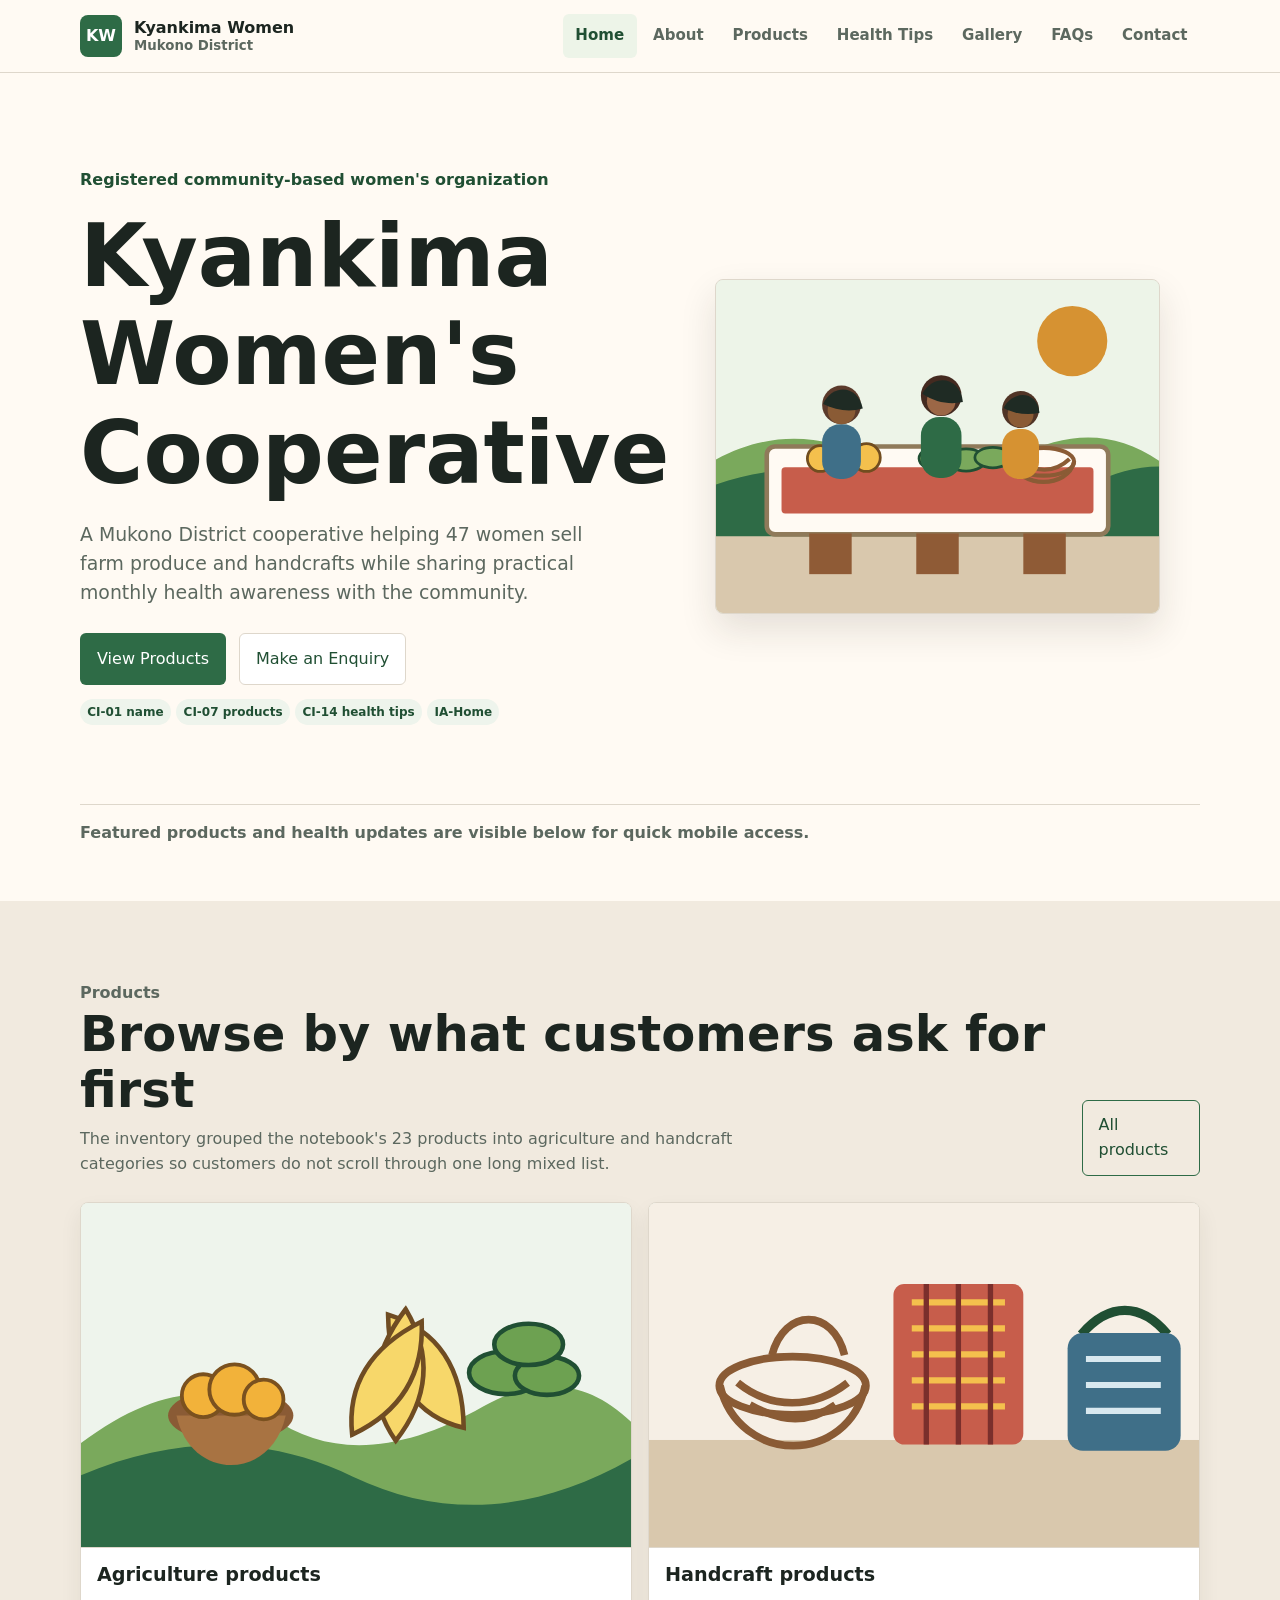
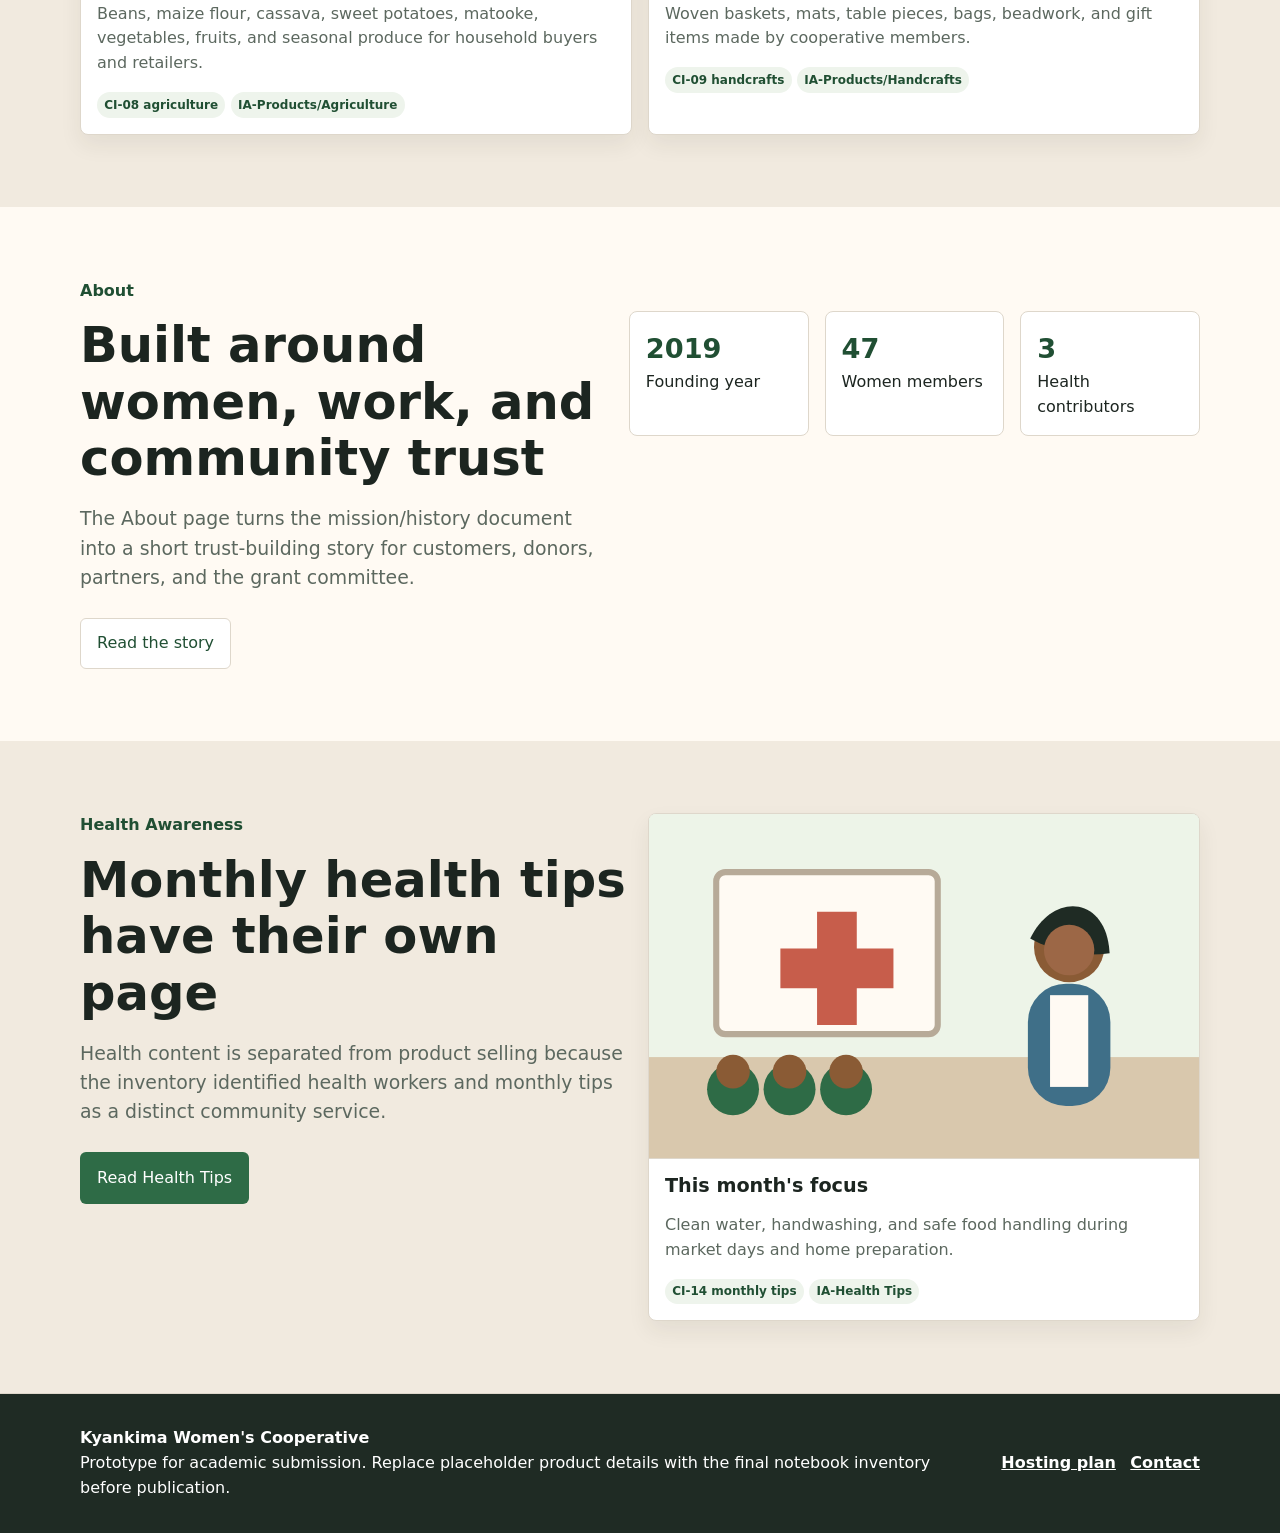
<file: index.html>
<!doctype html>
<html lang="en">
  <head>
    <meta charset="utf-8">
    <meta name="viewport" content="width=device-width, initial-scale=1">
    <title>Kyankima Women's Cooperative | Home</title>
    <meta name="description" content="Kyankima Women's Cooperative in Mukono District: products, health awareness, FAQs, and contact information.">
    <link rel="stylesheet" href="assets/styles.css">
  </head>
  <body>
    <a class="skip-link" href="#main">Skip to content</a>
    <header class="site-header">
      <div class="nav-wrap">
        <a class="brand" href="index.html" aria-label="Kyankima Women's Cooperative home">
          <span class="brand-mark">KW</span>
          <span class="brand-text">Kyankima Women <small>Mukono District</small></span>
        </a>
        <button class="nav-toggle" type="button" aria-label="Open navigation" aria-expanded="false" data-nav-toggle>☰</button>
        <nav class="nav-links" aria-label="Main navigation" data-nav-links>
          <a href="index.html" aria-current="page">Home</a>
          <a href="about.html">About</a>
          <a href="products.html">Products</a>
          <a href="health-tips.html">Health Tips</a>
          <a href="gallery.html">Gallery</a>
          <a href="faqs.html">FAQs</a>
          <a href="contact.html">Contact</a>
        </nav>
      </div>
    </header>

    <main id="main">
      <section class="hero" data-inventory="CI-01,CI-05,CI-07,CI-14,CI-18" data-ia="IA-Home">
        <div class="hero-inner hero-grid">
          <div>
            <p class="eyebrow">Registered community-based women's organization</p>
            <h1>Kyankima Women's Cooperative</h1>
            <p class="lead">A Mukono District cooperative helping 47 women sell farm produce and handcrafts while sharing practical monthly health awareness with the community.</p>
            <div class="hero-actions">
              <a class="button" href="products.html">View Products</a>
              <a class="button secondary" href="contact.html">Make an Enquiry</a>
            </div>
            <div class="trace" aria-label="Traceability">
              <span class="trace-pill">CI-01 name</span>
              <span class="trace-pill">CI-07 products</span>
              <span class="trace-pill">CI-14 health tips</span>
              <span class="trace-pill">IA-Home</span>
            </div>
          </div>
          <figure class="hero-media">
            <img src="assets/hero-cooperative.svg" alt="Illustration of Kyankima members selling produce and crafts at a market table">
          </figure>
        </div>
        <div class="hero-inner below-hero-hint">Featured products and health updates are visible below for quick mobile access.</div>
      </section>

      <section class="section alt" data-inventory="CI-07,CI-08,CI-09,CI-10" data-ia="IA-Products">
        <div class="section-inner">
          <div class="section-header">
            <div>
              <p class="eyebrow">Products</p>
              <h2>Browse by what customers ask for first</h2>
              <p>The inventory grouped the notebook's 23 products into agriculture and handcraft categories so customers do not scroll through one long mixed list.</p>
            </div>
            <a class="button ghost" href="products.html">All products</a>
          </div>
          <div class="grid two">
            <article class="card">
              <div class="image-frame"><img src="assets/agriculture.svg" alt="Illustration of fresh agricultural produce"></div>
              <div class="card-body">
                <h3>Agriculture products</h3>
                <p>Beans, maize flour, cassava, sweet potatoes, matooke, vegetables, fruits, and seasonal produce for household buyers and retailers.</p>
                <div class="trace"><span class="trace-pill">CI-08 agriculture</span><span class="trace-pill">IA-Products/Agriculture</span></div>
              </div>
            </article>
            <article class="card">
              <div class="image-frame"><img src="assets/handcraft.svg" alt="Illustration of baskets, mats, and handcraft products"></div>
              <div class="card-body">
                <h3>Handcraft products</h3>
                <p>Woven baskets, mats, table pieces, bags, beadwork, and gift items made by cooperative members.</p>
                <div class="trace"><span class="trace-pill">CI-09 handcrafts</span><span class="trace-pill">IA-Products/Handcrafts</span></div>
              </div>
            </article>
          </div>
        </div>
      </section>

      <section class="section" data-inventory="CI-03,CI-04,CI-05,CI-06" data-ia="IA-About">
        <div class="section-inner split">
          <div>
            <p class="eyebrow">About</p>
            <h2>Built around women, work, and community trust</h2>
            <p class="lead">The About page turns the mission/history document into a short trust-building story for customers, donors, partners, and the grant committee.</p>
            <div class="button-row">
              <a class="button secondary" href="about.html">Read the story</a>
            </div>
          </div>
          <div class="stat-row">
            <div class="stat"><strong>2019</strong><span>Founding year</span></div>
            <div class="stat"><strong>47</strong><span>Women members</span></div>
            <div class="stat"><strong>3</strong><span>Health contributors</span></div>
          </div>
        </div>
      </section>

      <section class="section alt" data-inventory="CI-13,CI-14,CI-15" data-ia="IA-Health">
        <div class="section-inner grid two">
          <div>
            <p class="eyebrow">Health Awareness</p>
            <h2>Monthly health tips have their own page</h2>
            <p class="lead">Health content is separated from product selling because the inventory identified health workers and monthly tips as a distinct community service.</p>
            <div class="button-row"><a class="button" href="health-tips.html">Read Health Tips</a></div>
          </div>
          <article class="card">
            <div class="image-frame"><img src="assets/health.svg" alt="Illustration of a health worker presenting wellness information"></div>
            <div class="card-body">
              <h3>This month's focus</h3>
              <p>Clean water, handwashing, and safe food handling during market days and home preparation.</p>
              <div class="trace"><span class="trace-pill">CI-14 monthly tips</span><span class="trace-pill">IA-Health Tips</span></div>
            </div>
          </article>
        </div>
      </section>
    </main>

    <footer class="site-footer">
      <div class="footer-inner">
        <div>
          <strong>Kyankima Women's Cooperative</strong><br>
          <span>Prototype for academic submission. Replace placeholder product details with the final notebook inventory before publication.</span>
        </div>
        <div class="footer-links">
          <a href="hosting.html">Hosting plan</a>
          <a href="contact.html">Contact</a>
        </div>
      </div>
    </footer>
    <script src="assets/app.js"></script>
  </body>
</html>
</file>
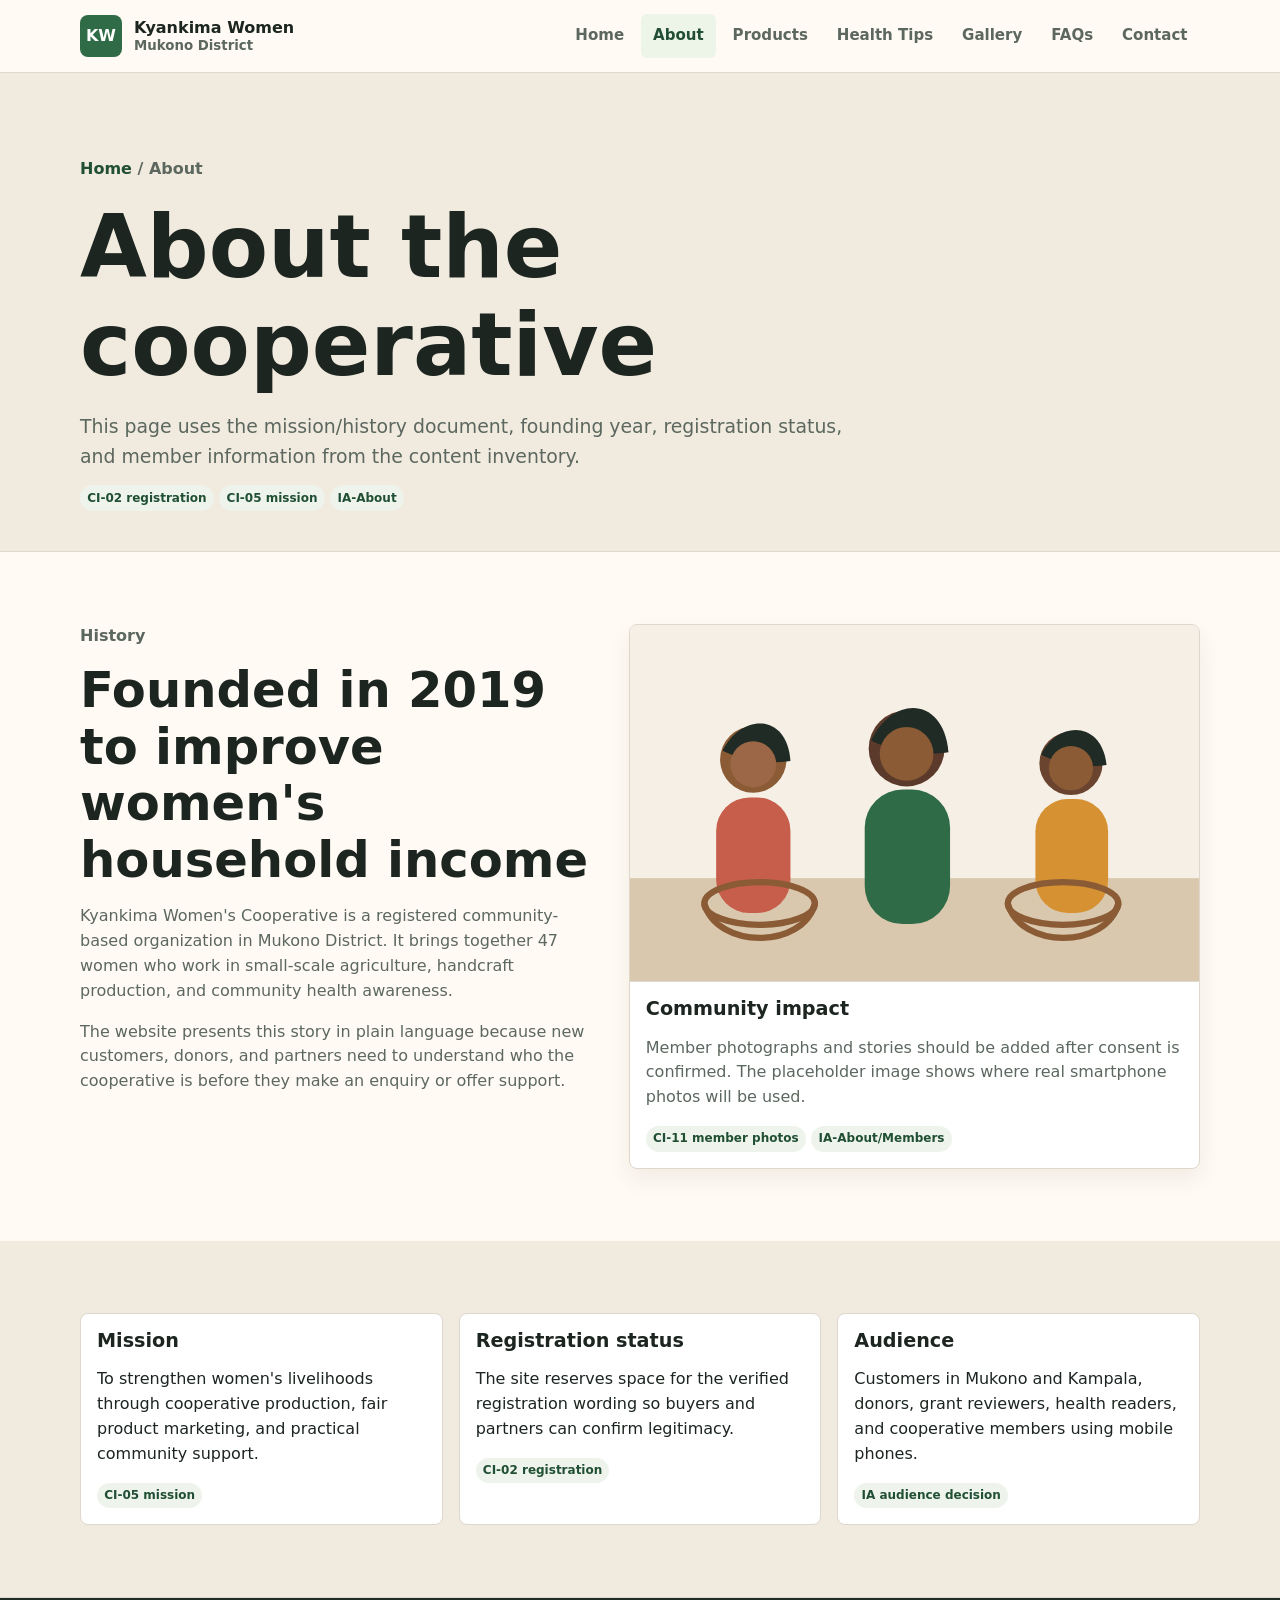
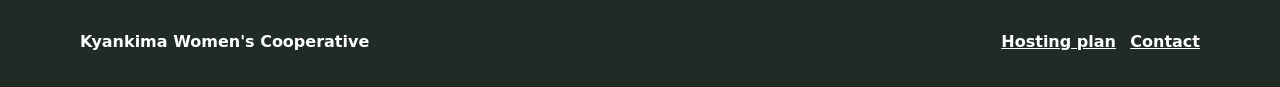
<file: about.html>
<!doctype html>
<html lang="en">
  <head>
    <meta charset="utf-8">
    <meta name="viewport" content="width=device-width, initial-scale=1">
    <title>About | Kyankima Women's Cooperative</title>
    <meta name="description" content="History, mission, registration status, and member impact for Kyankima Women's Cooperative.">
    <link rel="stylesheet" href="assets/styles.css">
  </head>
  <body>
    <a class="skip-link" href="#main">Skip to content</a>
    <header class="site-header">
      <div class="nav-wrap">
        <a class="brand" href="index.html"><span class="brand-mark">KW</span><span class="brand-text">Kyankima Women <small>Mukono District</small></span></a>
        <button class="nav-toggle" type="button" aria-label="Open navigation" aria-expanded="false" data-nav-toggle>☰</button>
        <nav class="nav-links" aria-label="Main navigation" data-nav-links>
          <a href="index.html">Home</a>
          <a href="about.html" aria-current="page">About</a>
          <a href="products.html">Products</a>
          <a href="health-tips.html">Health Tips</a>
          <a href="gallery.html">Gallery</a>
          <a href="faqs.html">FAQs</a>
          <a href="contact.html">Contact</a>
        </nav>
      </div>
    </header>
    <main id="main">
      <section class="page-hero" data-inventory="CI-02,CI-03,CI-04,CI-05,CI-06" data-ia="IA-About">
        <div class="section-inner">
          <p class="breadcrumbs"><a href="index.html">Home</a> / About</p>
          <h1>About the cooperative</h1>
          <p class="lead">This page uses the mission/history document, founding year, registration status, and member information from the content inventory.</p>
          <div class="trace"><span class="trace-pill">CI-02 registration</span><span class="trace-pill">CI-05 mission</span><span class="trace-pill">IA-About</span></div>
        </div>
      </section>
      <section class="section">
        <div class="section-inner split">
          <div class="text-block">
            <p class="eyebrow">History</p>
            <h2>Founded in 2019 to improve women's household income</h2>
            <p>Kyankima Women's Cooperative is a registered community-based organization in Mukono District. It brings together 47 women who work in small-scale agriculture, handcraft production, and community health awareness.</p>
            <p>The website presents this story in plain language because new customers, donors, and partners need to understand who the cooperative is before they make an enquiry or offer support.</p>
          </div>
          <article class="card">
            <div class="image-frame"><img src="assets/members.svg" alt="Illustration of women cooperative members with baskets and produce"></div>
            <div class="card-body">
              <h3>Community impact</h3>
              <p>Member photographs and stories should be added after consent is confirmed. The placeholder image shows where real smartphone photos will be used.</p>
              <div class="trace"><span class="trace-pill">CI-11 member photos</span><span class="trace-pill">IA-About/Members</span></div>
            </div>
          </article>
        </div>
      </section>
      <section class="section alt">
        <div class="section-inner grid three">
          <article class="panel">
            <h3>Mission</h3>
            <p>To strengthen women's livelihoods through cooperative production, fair product marketing, and practical community support.</p>
            <div class="trace"><span class="trace-pill">CI-05 mission</span></div>
          </article>
          <article class="panel">
            <h3>Registration status</h3>
            <p>The site reserves space for the verified registration wording so buyers and partners can confirm legitimacy.</p>
            <div class="trace"><span class="trace-pill">CI-02 registration</span></div>
          </article>
          <article class="panel">
            <h3>Audience</h3>
            <p>Customers in Mukono and Kampala, donors, grant reviewers, health readers, and cooperative members using mobile phones.</p>
            <div class="trace"><span class="trace-pill">IA audience decision</span></div>
          </article>
        </div>
      </section>
    </main>
    <footer class="site-footer"><div class="footer-inner"><strong>Kyankima Women's Cooperative</strong><div class="footer-links"><a href="hosting.html">Hosting plan</a><a href="contact.html">Contact</a></div></div></footer>
    <script src="assets/app.js"></script>
  </body>
</html>
</file>
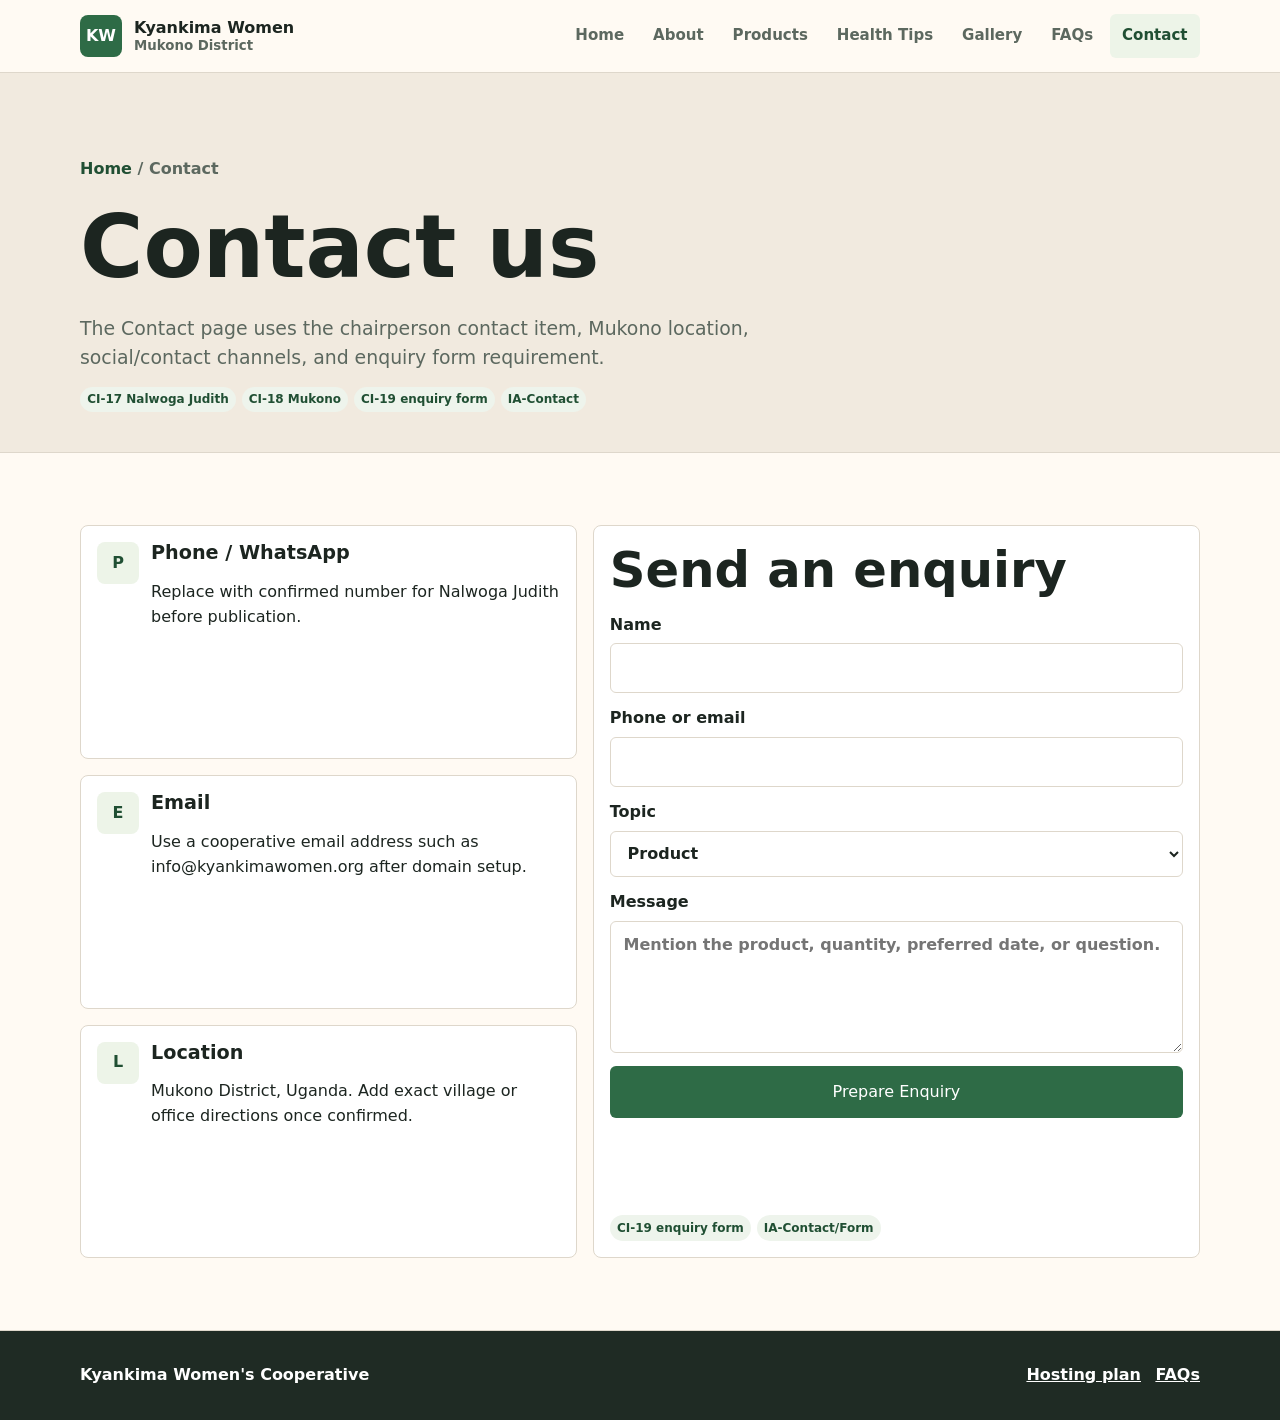
<file: contact.html>
<!doctype html>
<html lang="en">
  <head>
    <meta charset="utf-8">
    <meta name="viewport" content="width=device-width, initial-scale=1">
    <title>Contact | Kyankima Women's Cooperative</title>
    <meta name="description" content="Contact Kyankima Women's Cooperative for products, donations, partnerships, and health awareness enquiries.">
    <link rel="stylesheet" href="assets/styles.css">
  </head>
  <body>
    <a class="skip-link" href="#main">Skip to content</a>
    <header class="site-header">
      <div class="nav-wrap">
        <a class="brand" href="index.html"><span class="brand-mark">KW</span><span class="brand-text">Kyankima Women <small>Mukono District</small></span></a>
        <button class="nav-toggle" type="button" aria-label="Open navigation" aria-expanded="false" data-nav-toggle>☰</button>
        <nav class="nav-links" aria-label="Main navigation" data-nav-links>
          <a href="index.html">Home</a><a href="about.html">About</a><a href="products.html">Products</a><a href="health-tips.html">Health Tips</a><a href="gallery.html">Gallery</a><a href="faqs.html">FAQs</a><a href="contact.html" aria-current="page">Contact</a>
        </nav>
      </div>
    </header>
    <main id="main">
      <section class="page-hero" data-inventory="CI-17,CI-18,CI-19,CI-20" data-ia="IA-Contact">
        <div class="section-inner">
          <p class="breadcrumbs"><a href="index.html">Home</a> / Contact</p>
          <h1>Contact us</h1>
          <p class="lead">The Contact page uses the chairperson contact item, Mukono location, social/contact channels, and enquiry form requirement.</p>
          <div class="trace"><span class="trace-pill">CI-17 Nalwoga Judith</span><span class="trace-pill">CI-18 Mukono</span><span class="trace-pill">CI-19 enquiry form</span><span class="trace-pill">IA-Contact</span></div>
        </div>
      </section>
      <section class="section">
        <div class="section-inner contact-grid">
          <div class="grid">
            <article class="contact-method"><span class="contact-icon">P</span><div><h3>Phone / WhatsApp</h3><p>Replace with confirmed number for Nalwoga Judith before publication.</p></div></article>
            <article class="contact-method"><span class="contact-icon">E</span><div><h3>Email</h3><p>Use a cooperative email address such as info@kyankimawomen.org after domain setup.</p></div></article>
            <article class="contact-method"><span class="contact-icon">L</span><div><h3>Location</h3><p>Mukono District, Uganda. Add exact village or office directions once confirmed.</p></div></article>
          </div>
          <form class="panel" data-enquiry-form>
            <h2>Send an enquiry</h2>
            <label>Name<input name="name" autocomplete="name" required></label>
            <label>Phone or email<input name="contact" autocomplete="tel" required></label>
            <label>Topic<select name="topic" required><option>Product</option><option>Donation</option><option>Partnership</option><option>Health awareness</option></select></label>
            <label>Message<textarea name="message" required placeholder="Mention the product, quantity, preferred date, or question."></textarea></label>
            <button class="button" type="submit">Prepare Enquiry</button>
            <p class="form-note" data-form-note aria-live="polite"></p>
            <div class="trace"><span class="trace-pill">CI-19 enquiry form</span><span class="trace-pill">IA-Contact/Form</span></div>
          </form>
        </div>
      </section>
    </main>
    <footer class="site-footer"><div class="footer-inner"><strong>Kyankima Women's Cooperative</strong><div class="footer-links"><a href="hosting.html">Hosting plan</a><a href="faqs.html">FAQs</a></div></div></footer>
    <script src="assets/app.js"></script>
  </body>
</html>
</file>
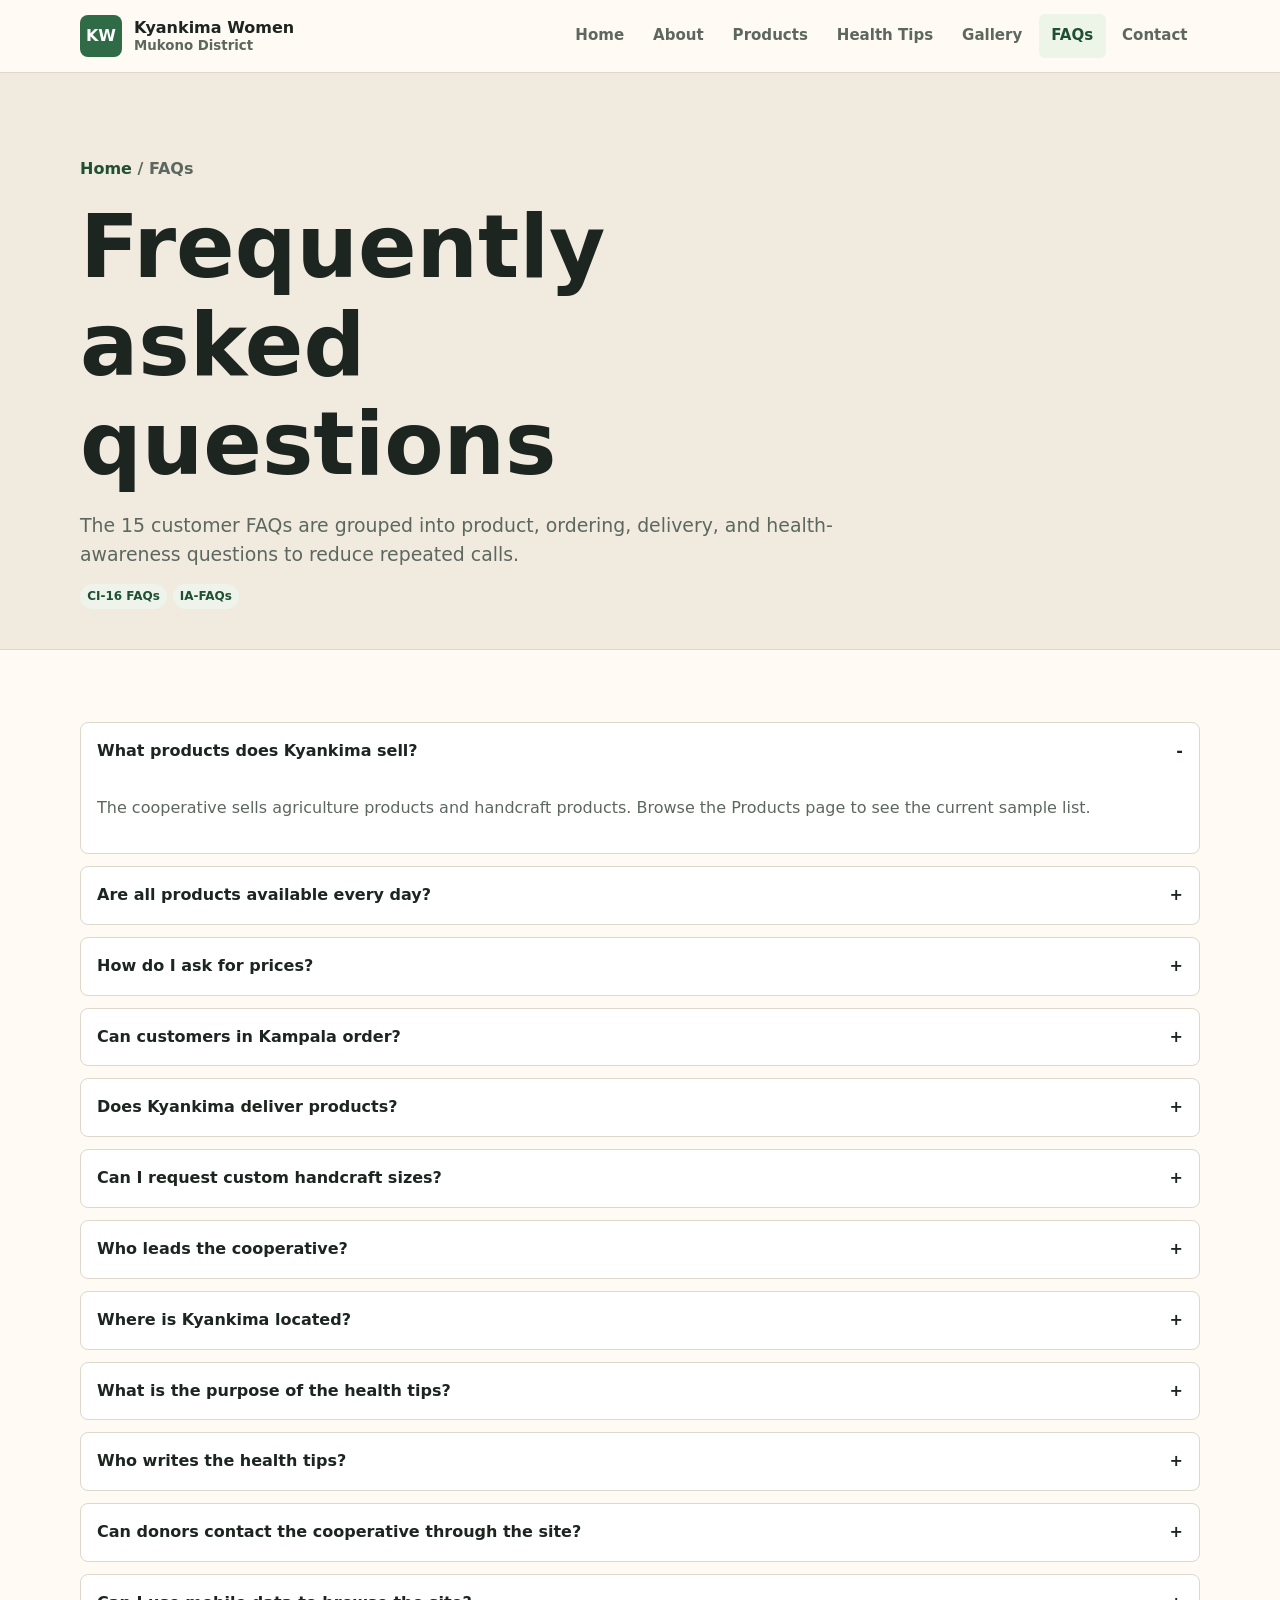
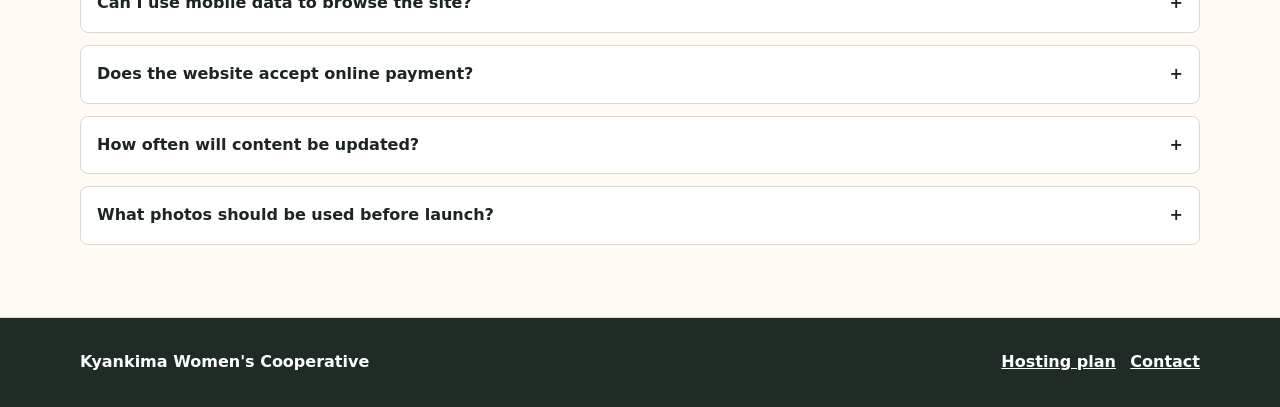
<file: faqs.html>
<!doctype html>
<html lang="en">
  <head>
    <meta charset="utf-8">
    <meta name="viewport" content="width=device-width, initial-scale=1">
    <title>FAQs | Kyankima Women's Cooperative</title>
    <meta name="description" content="Common product, ordering, delivery, and health awareness questions for Kyankima Women's Cooperative.">
    <link rel="stylesheet" href="assets/styles.css">
  </head>
  <body>
    <a class="skip-link" href="#main">Skip to content</a>
    <header class="site-header">
      <div class="nav-wrap">
        <a class="brand" href="index.html"><span class="brand-mark">KW</span><span class="brand-text">Kyankima Women <small>Mukono District</small></span></a>
        <button class="nav-toggle" type="button" aria-label="Open navigation" aria-expanded="false" data-nav-toggle>☰</button>
        <nav class="nav-links" aria-label="Main navigation" data-nav-links>
          <a href="index.html">Home</a><a href="about.html">About</a><a href="products.html">Products</a><a href="health-tips.html">Health Tips</a><a href="gallery.html">Gallery</a><a href="faqs.html" aria-current="page">FAQs</a><a href="contact.html">Contact</a>
        </nav>
      </div>
    </header>
    <main id="main">
      <section class="page-hero" data-inventory="CI-16" data-ia="IA-FAQs">
        <div class="section-inner">
          <p class="breadcrumbs"><a href="index.html">Home</a> / FAQs</p>
          <h1>Frequently asked questions</h1>
          <p class="lead">The 15 customer FAQs are grouped into product, ordering, delivery, and health-awareness questions to reduce repeated calls.</p>
          <div class="trace"><span class="trace-pill">CI-16 FAQs</span><span class="trace-pill">IA-FAQs</span></div>
        </div>
      </section>
      <section class="section">
        <div class="section-inner faq-list">
          <article class="faq-item open"><button class="faq-question" type="button" data-faq-question aria-expanded="true">What products does Kyankima sell?<span data-symbol>-</span></button><div class="faq-answer"><p>The cooperative sells agriculture products and handcraft products. Browse the Products page to see the current sample list.</p></div></article>
          <article class="faq-item"><button class="faq-question" type="button" data-faq-question aria-expanded="false">Are all products available every day?<span data-symbol>+</span></button><div class="faq-answer"><p>No. Farm produce is seasonal, while some crafts are made to order. The Products page marks availability where possible.</p></div></article>
          <article class="faq-item"><button class="faq-question" type="button" data-faq-question aria-expanded="false">How do I ask for prices?<span data-symbol>+</span></button><div class="faq-answer"><p>Use the Contact page enquiry form, phone, or WhatsApp link and mention the product name and quantity.</p></div></article>
          <article class="faq-item"><button class="faq-question" type="button" data-faq-question aria-expanded="false">Can customers in Kampala order?<span data-symbol>+</span></button><div class="faq-answer"><p>Yes. The website is designed to support customers in Mukono and Kampala. Delivery or pickup details should be confirmed by phone.</p></div></article>
          <article class="faq-item"><button class="faq-question" type="button" data-faq-question aria-expanded="false">Does Kyankima deliver products?<span data-symbol>+</span></button><div class="faq-answer"><p>Delivery should be confirmed depending on order size, destination, and available transport.</p></div></article>
          <article class="faq-item"><button class="faq-question" type="button" data-faq-question aria-expanded="false">Can I request custom handcraft sizes?<span data-symbol>+</span></button><div class="faq-answer"><p>Yes. Several craft items can be made to order if the size, color, quantity, and date are agreed early.</p></div></article>
          <article class="faq-item"><button class="faq-question" type="button" data-faq-question aria-expanded="false">Who leads the cooperative?<span data-symbol>+</span></button><div class="faq-answer"><p>Nalwoga Judith is listed as the chairperson contact in the case study. Exact phone and email details should be confirmed before publication.</p></div></article>
          <article class="faq-item"><button class="faq-question" type="button" data-faq-question aria-expanded="false">Where is Kyankima located?<span data-symbol>+</span></button><div class="faq-answer"><p>The cooperative is located in Mukono District. A more precise office or village address should be added when confirmed.</p></div></article>
          <article class="faq-item"><button class="faq-question" type="button" data-faq-question aria-expanded="false">What is the purpose of the health tips?<span data-symbol>+</span></button><div class="faq-answer"><p>The health tips support community awareness and provide practical guidance contributed by health workers.</p></div></article>
          <article class="faq-item"><button class="faq-question" type="button" data-faq-question aria-expanded="false">Who writes the health tips?<span data-symbol>+</span></button><div class="faq-answer"><p>Three health workers contribute monthly tips. Their names should be published only after permission is confirmed.</p></div></article>
          <article class="faq-item"><button class="faq-question" type="button" data-faq-question aria-expanded="false">Can donors contact the cooperative through the site?<span data-symbol>+</span></button><div class="faq-answer"><p>Yes. The Contact page includes an enquiry form and contact channels for customers, donors, and partners.</p></div></article>
          <article class="faq-item"><button class="faq-question" type="button" data-faq-question aria-expanded="false">Can I use mobile data to browse the site?<span data-symbol>+</span></button><div class="faq-answer"><p>Yes. The prototype uses lightweight static pages and compressed-style assets for smartphone users.</p></div></article>
          <article class="faq-item"><button class="faq-question" type="button" data-faq-question aria-expanded="false">Does the website accept online payment?<span data-symbol>+</span></button><div class="faq-answer"><p>Not in this first prototype. Customers should contact the cooperative to confirm payment instructions safely.</p></div></article>
          <article class="faq-item"><button class="faq-question" type="button" data-faq-question aria-expanded="false">How often will content be updated?<span data-symbol>+</span></button><div class="faq-answer"><p>Product availability should be checked regularly, while health tips should be updated monthly.</p></div></article>
          <article class="faq-item"><button class="faq-question" type="button" data-faq-question aria-expanded="false">What photos should be used before launch?<span data-symbol>+</span></button><div class="faq-answer"><p>Use real product and member photos from the cooperative after consent, cropping, compression, and alt text are completed.</p></div></article>
        </div>
      </section>
    </main>
    <footer class="site-footer"><div class="footer-inner"><strong>Kyankima Women's Cooperative</strong><div class="footer-links"><a href="hosting.html">Hosting plan</a><a href="contact.html">Contact</a></div></div></footer>
    <script src="assets/app.js"></script>
  </body>
</html>
</file>
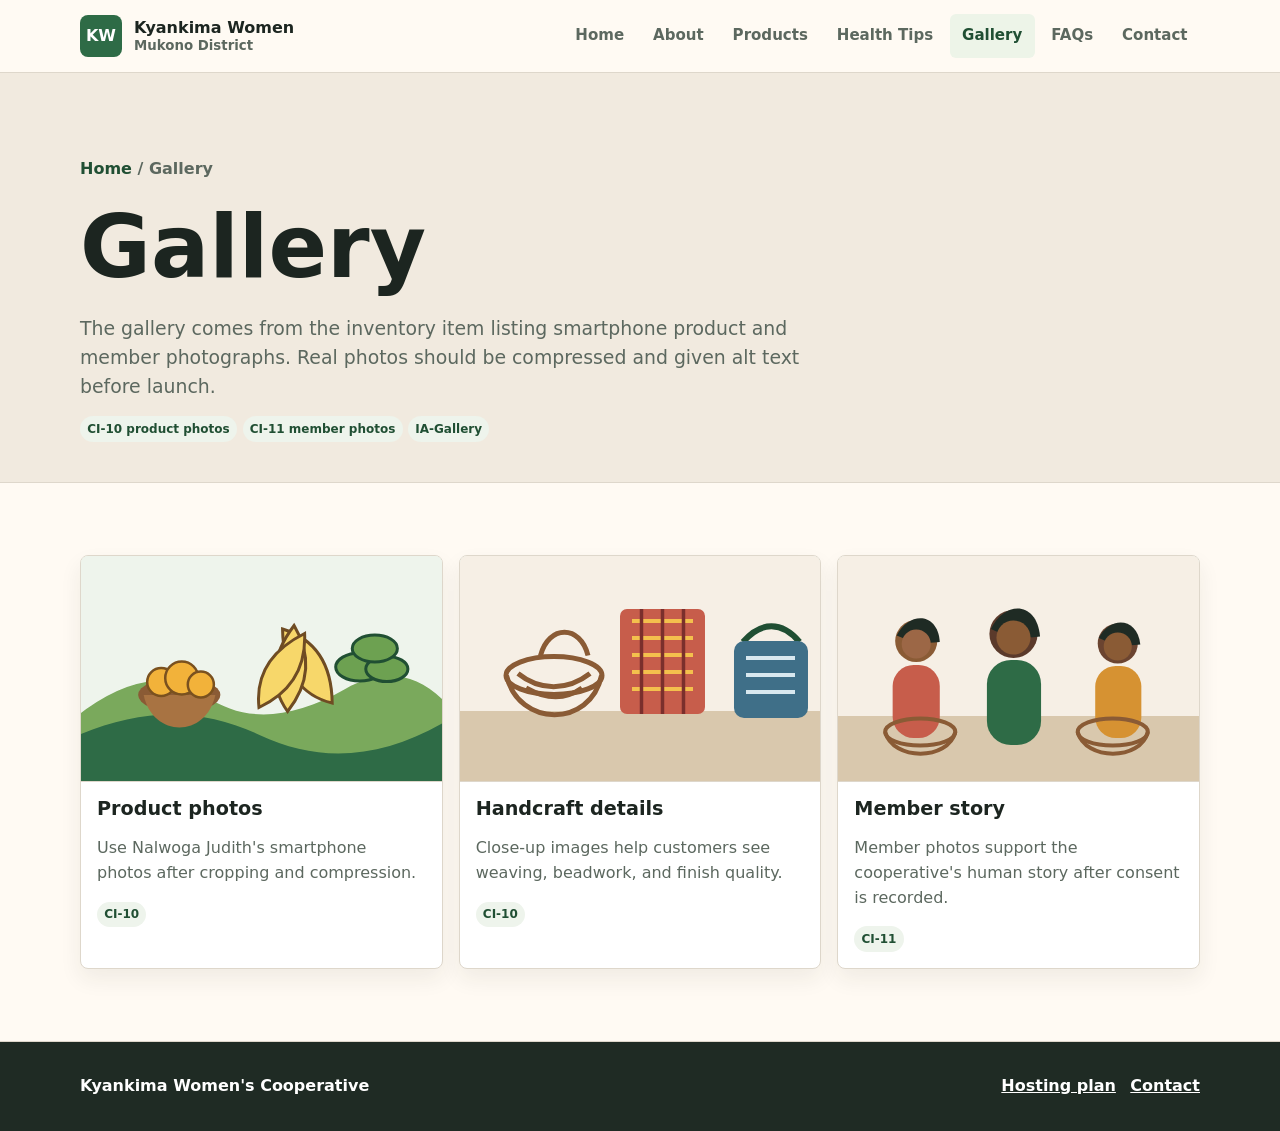
<file: gallery.html>
<!doctype html>
<html lang="en">
  <head>
    <meta charset="utf-8">
    <meta name="viewport" content="width=device-width, initial-scale=1">
    <title>Gallery | Kyankima Women's Cooperative</title>
    <meta name="description" content="Product and member photo gallery for Kyankima Women's Cooperative.">
    <link rel="stylesheet" href="assets/styles.css">
  </head>
  <body>
    <a class="skip-link" href="#main">Skip to content</a>
    <header class="site-header">
      <div class="nav-wrap">
        <a class="brand" href="index.html"><span class="brand-mark">KW</span><span class="brand-text">Kyankima Women <small>Mukono District</small></span></a>
        <button class="nav-toggle" type="button" aria-label="Open navigation" aria-expanded="false" data-nav-toggle>☰</button>
        <nav class="nav-links" aria-label="Main navigation" data-nav-links>
          <a href="index.html">Home</a><a href="about.html">About</a><a href="products.html">Products</a><a href="health-tips.html">Health Tips</a><a href="gallery.html" aria-current="page">Gallery</a><a href="faqs.html">FAQs</a><a href="contact.html">Contact</a>
        </nav>
      </div>
    </header>
    <main id="main">
      <section class="page-hero" data-inventory="CI-10,CI-11" data-ia="IA-Gallery">
        <div class="section-inner">
          <p class="breadcrumbs"><a href="index.html">Home</a> / Gallery</p>
          <h1>Gallery</h1>
          <p class="lead">The gallery comes from the inventory item listing smartphone product and member photographs. Real photos should be compressed and given alt text before launch.</p>
          <div class="trace"><span class="trace-pill">CI-10 product photos</span><span class="trace-pill">CI-11 member photos</span><span class="trace-pill">IA-Gallery</span></div>
        </div>
      </section>
      <section class="section">
        <div class="section-inner grid three">
          <article class="card"><div class="image-frame"><img src="assets/agriculture.svg" alt="Placeholder for a product photograph of fresh produce"></div><div class="card-body"><h3>Product photos</h3><p>Use Nalwoga Judith's smartphone photos after cropping and compression.</p><div class="trace"><span class="trace-pill">CI-10</span></div></div></article>
          <article class="card"><div class="image-frame"><img src="assets/handcraft.svg" alt="Placeholder for a product photograph of handcrafts"></div><div class="card-body"><h3>Handcraft details</h3><p>Close-up images help customers see weaving, beadwork, and finish quality.</p><div class="trace"><span class="trace-pill">CI-10</span></div></div></article>
          <article class="card"><div class="image-frame"><img src="assets/members.svg" alt="Placeholder for member photograph with consent"></div><div class="card-body"><h3>Member story</h3><p>Member photos support the cooperative's human story after consent is recorded.</p><div class="trace"><span class="trace-pill">CI-11</span></div></div></article>
        </div>
      </section>
    </main>
    <footer class="site-footer"><div class="footer-inner"><strong>Kyankima Women's Cooperative</strong><div class="footer-links"><a href="hosting.html">Hosting plan</a><a href="contact.html">Contact</a></div></div></footer>
    <script src="assets/app.js"></script>
  </body>
</html>
</file>
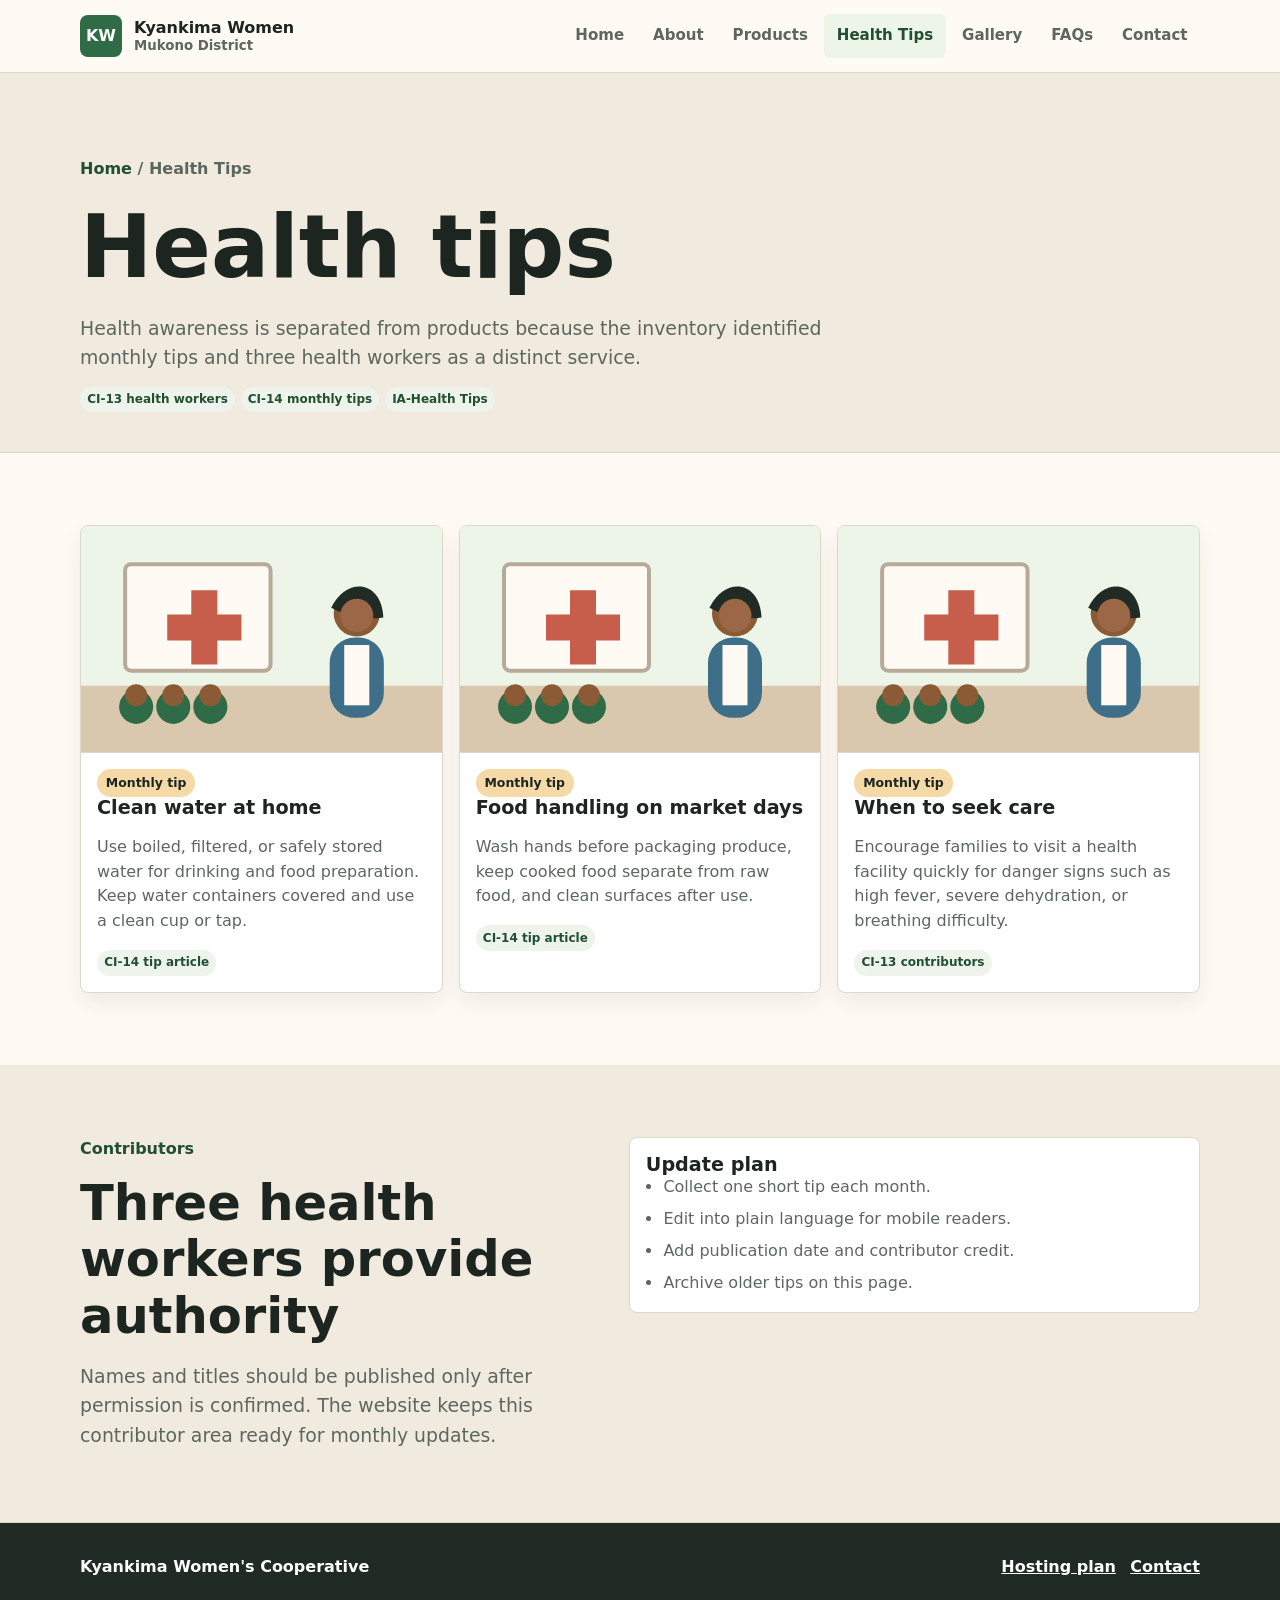
<file: health-tips.html>
<!doctype html>
<html lang="en">
  <head>
    <meta charset="utf-8">
    <meta name="viewport" content="width=device-width, initial-scale=1">
    <title>Health Tips | Kyankima Women's Cooperative</title>
    <meta name="description" content="Monthly community health tips from Kyankima Women's Cooperative health worker contributors.">
    <link rel="stylesheet" href="assets/styles.css">
  </head>
  <body>
    <a class="skip-link" href="#main">Skip to content</a>
    <header class="site-header">
      <div class="nav-wrap">
        <a class="brand" href="index.html"><span class="brand-mark">KW</span><span class="brand-text">Kyankima Women <small>Mukono District</small></span></a>
        <button class="nav-toggle" type="button" aria-label="Open navigation" aria-expanded="false" data-nav-toggle>☰</button>
        <nav class="nav-links" aria-label="Main navigation" data-nav-links>
          <a href="index.html">Home</a><a href="about.html">About</a><a href="products.html">Products</a><a href="health-tips.html" aria-current="page">Health Tips</a><a href="gallery.html">Gallery</a><a href="faqs.html">FAQs</a><a href="contact.html">Contact</a>
        </nav>
      </div>
    </header>
    <main id="main">
      <section class="page-hero" data-inventory="CI-13,CI-14,CI-15" data-ia="IA-Health Tips">
        <div class="section-inner">
          <p class="breadcrumbs"><a href="index.html">Home</a> / Health Tips</p>
          <h1>Health tips</h1>
          <p class="lead">Health awareness is separated from products because the inventory identified monthly tips and three health workers as a distinct service.</p>
          <div class="trace"><span class="trace-pill">CI-13 health workers</span><span class="trace-pill">CI-14 monthly tips</span><span class="trace-pill">IA-Health Tips</span></div>
        </div>
      </section>
      <section class="section">
        <div class="section-inner grid three">
          <article class="card"><div class="image-frame"><img src="assets/health.svg" alt="Health education illustration"></div><div class="card-body"><span class="badge">Monthly tip</span><h3>Clean water at home</h3><p>Use boiled, filtered, or safely stored water for drinking and food preparation. Keep water containers covered and use a clean cup or tap.</p><div class="trace"><span class="trace-pill">CI-14 tip article</span></div></div></article>
          <article class="card"><div class="image-frame"><img src="assets/health.svg" alt="Food hygiene illustration"></div><div class="card-body"><span class="badge">Monthly tip</span><h3>Food handling on market days</h3><p>Wash hands before packaging produce, keep cooked food separate from raw food, and clean surfaces after use.</p><div class="trace"><span class="trace-pill">CI-14 tip article</span></div></div></article>
          <article class="card"><div class="image-frame"><img src="assets/health.svg" alt="Family health illustration"></div><div class="card-body"><span class="badge">Monthly tip</span><h3>When to seek care</h3><p>Encourage families to visit a health facility quickly for danger signs such as high fever, severe dehydration, or breathing difficulty.</p><div class="trace"><span class="trace-pill">CI-13 contributors</span></div></div></article>
        </div>
      </section>
      <section class="section alt">
        <div class="section-inner split">
          <div>
            <p class="eyebrow">Contributors</p>
            <h2>Three health workers provide authority</h2>
            <p class="lead">Names and titles should be published only after permission is confirmed. The website keeps this contributor area ready for monthly updates.</p>
          </div>
          <div class="panel">
            <h3>Update plan</h3>
            <ul class="list">
              <li>Collect one short tip each month.</li>
              <li>Edit into plain language for mobile readers.</li>
              <li>Add publication date and contributor credit.</li>
              <li>Archive older tips on this page.</li>
            </ul>
          </div>
        </div>
      </section>
    </main>
    <footer class="site-footer"><div class="footer-inner"><strong>Kyankima Women's Cooperative</strong><div class="footer-links"><a href="hosting.html">Hosting plan</a><a href="contact.html">Contact</a></div></div></footer>
    <script src="assets/app.js"></script>
  </body>
</html>
</file>
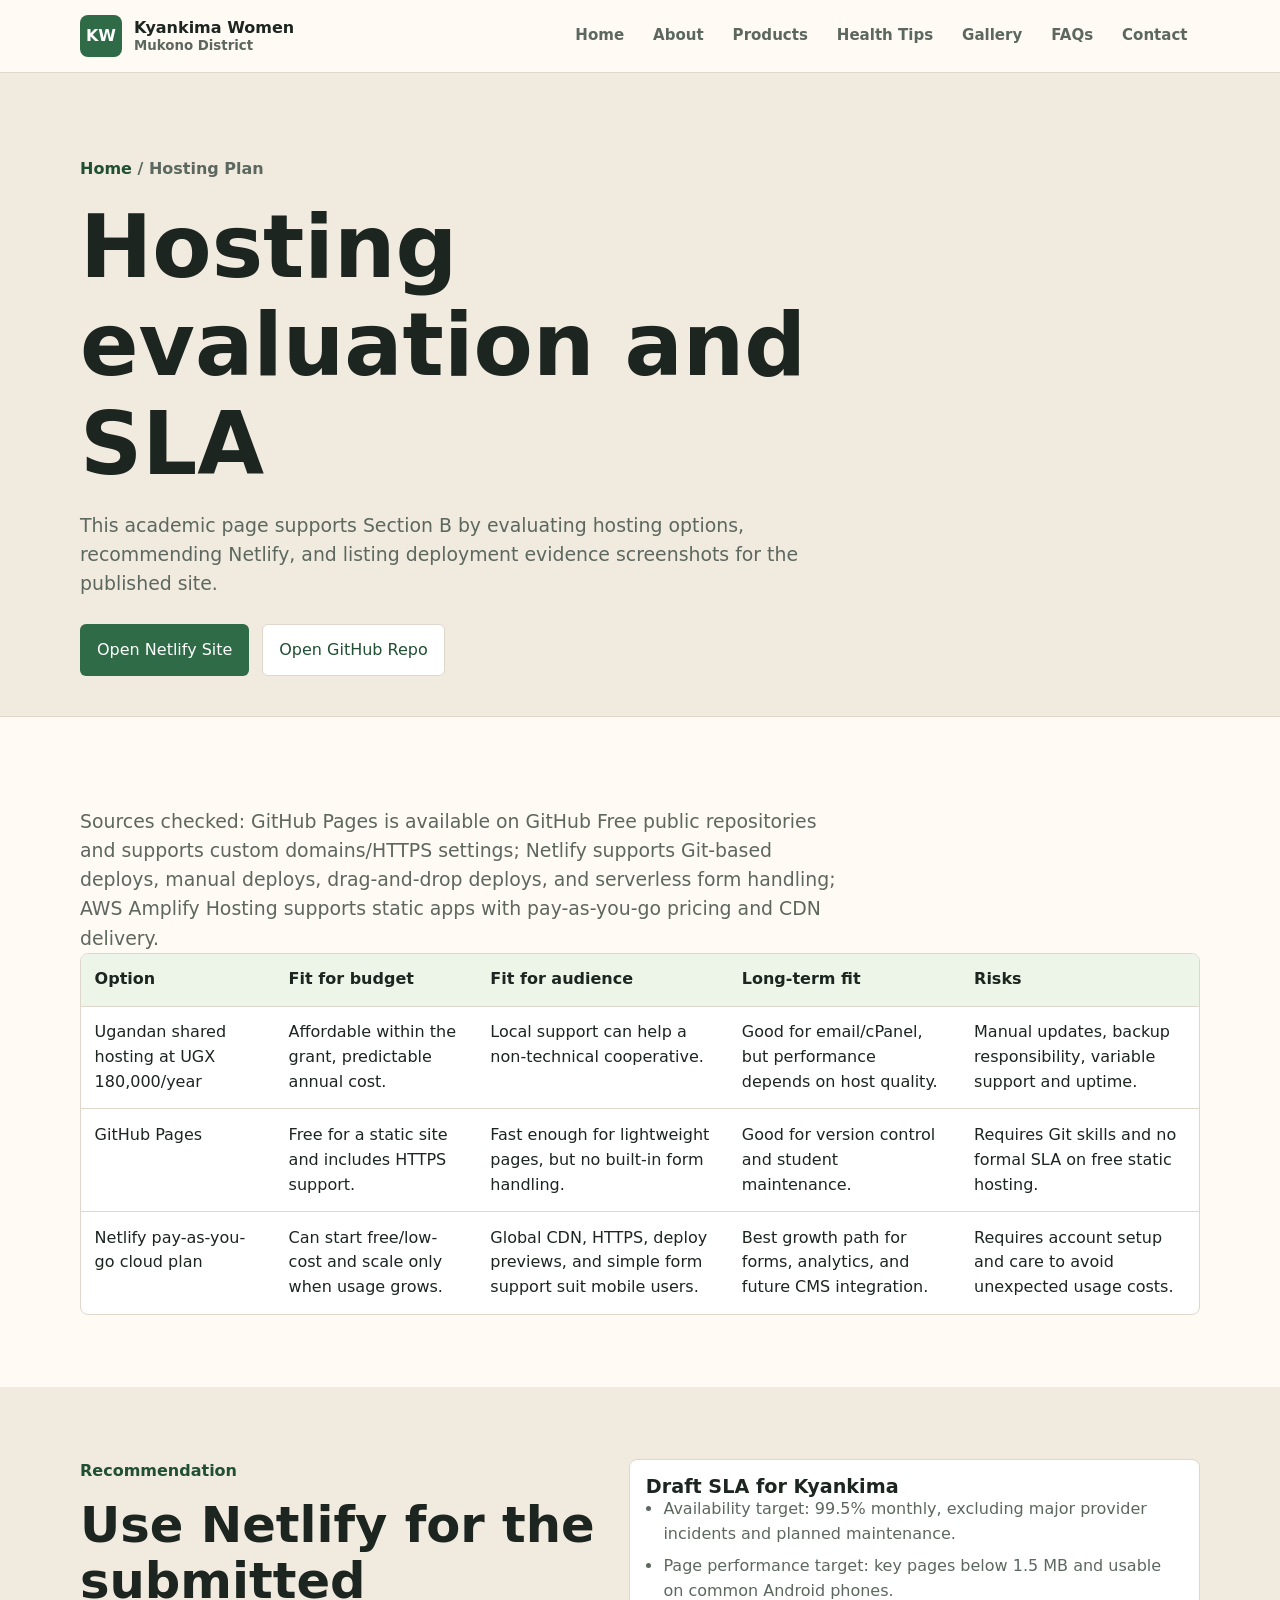
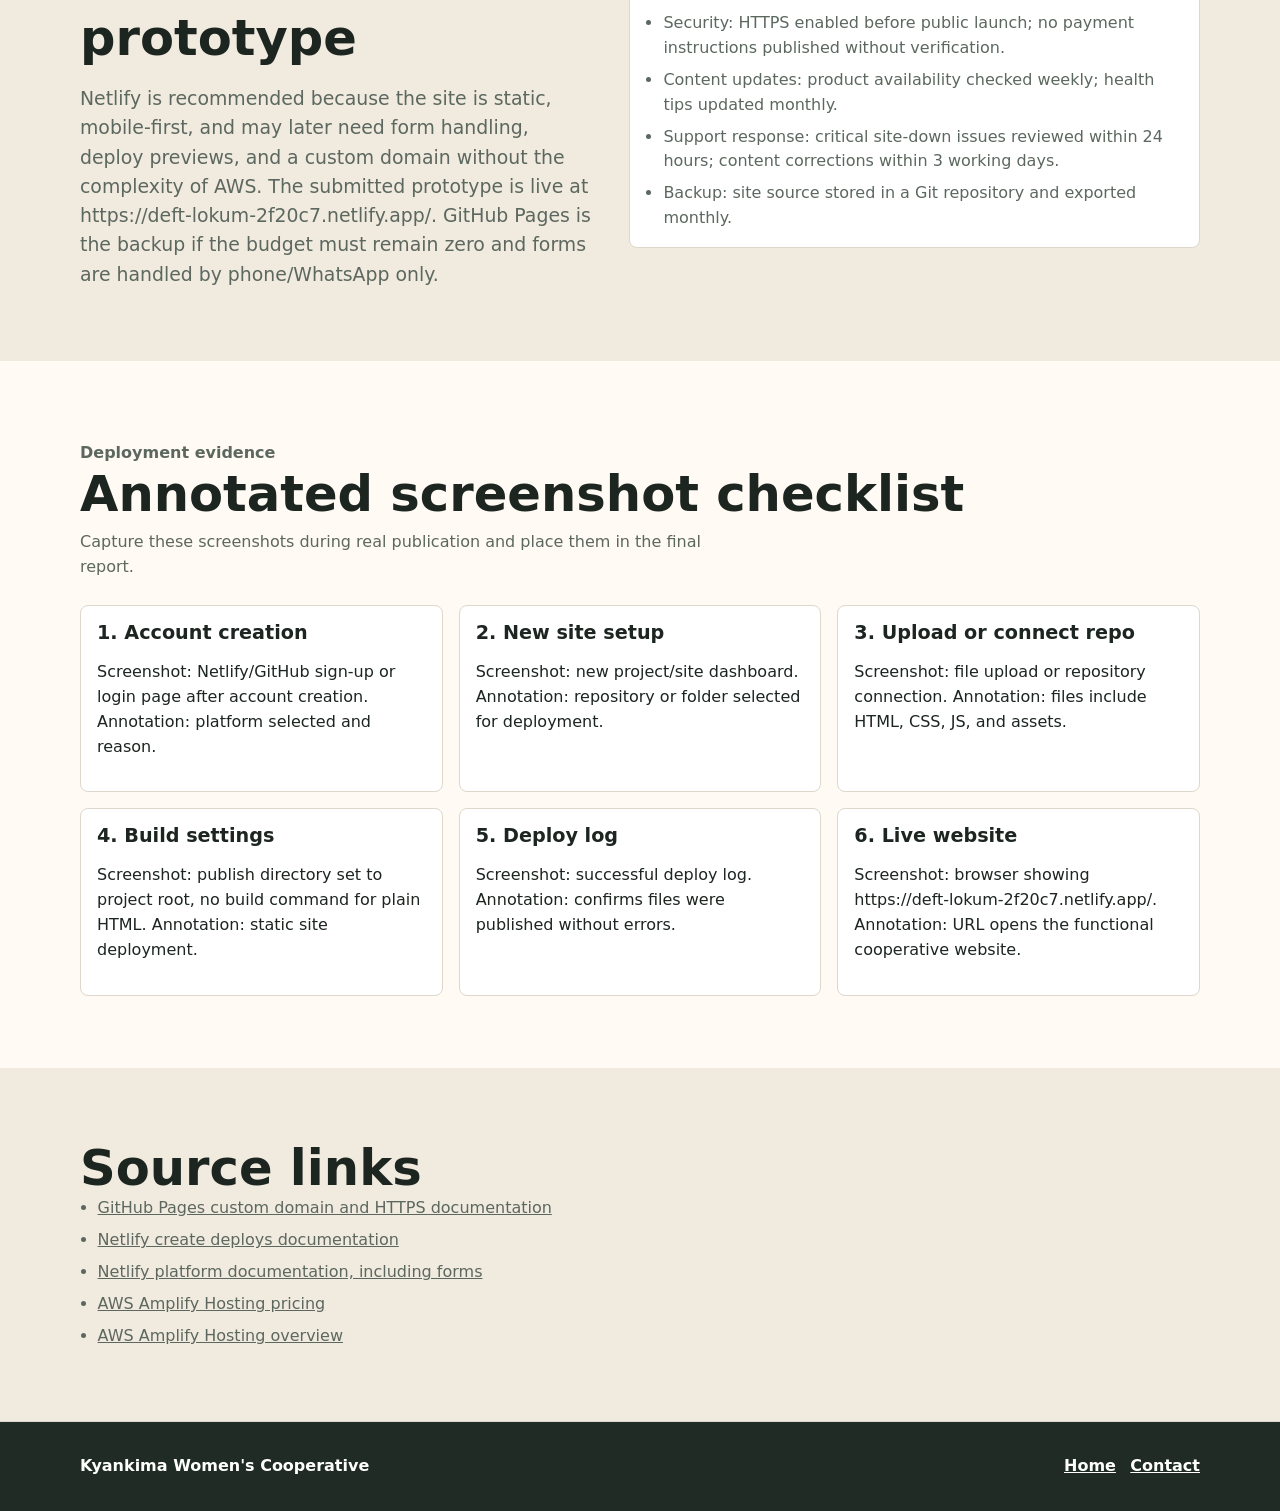
<file: hosting.html>
<!doctype html>
<html lang="en">
  <head>
    <meta charset="utf-8">
    <meta name="viewport" content="width=device-width, initial-scale=1">
    <title>Hosting Plan | Kyankima Women's Cooperative</title>
    <meta name="description" content="Academic hosting evaluation, recommendation, SLA, and deployment evidence checklist for Kyankima Women's Cooperative.">
    <link rel="stylesheet" href="assets/styles.css">
  </head>
  <body>
    <a class="skip-link" href="#main">Skip to content</a>
    <header class="site-header">
      <div class="nav-wrap">
        <a class="brand" href="index.html"><span class="brand-mark">KW</span><span class="brand-text">Kyankima Women <small>Mukono District</small></span></a>
        <button class="nav-toggle" type="button" aria-label="Open navigation" aria-expanded="false" data-nav-toggle>☰</button>
        <nav class="nav-links" aria-label="Main navigation" data-nav-links>
          <a href="index.html">Home</a><a href="about.html">About</a><a href="products.html">Products</a><a href="health-tips.html">Health Tips</a><a href="gallery.html">Gallery</a><a href="faqs.html">FAQs</a><a href="contact.html">Contact</a>
        </nav>
      </div>
    </header>
    <main id="main">
      <section class="page-hero">
        <div class="section-inner">
          <p class="breadcrumbs"><a href="index.html">Home</a> / Hosting Plan</p>
          <h1>Hosting evaluation and SLA</h1>
          <p class="lead">This academic page supports Section B by evaluating hosting options, recommending Netlify, and listing deployment evidence screenshots for the published site.</p>
          <div class="button-row">
            <a class="button" href="https://deft-lokum-2f20c7.netlify.app/">Open Netlify Site</a>
            <a class="button secondary" href="https://github.com/edengilbertus/rama-kwc">Open GitHub Repo</a>
          </div>
        </div>
      </section>
      <section class="section">
        <div class="section-inner">
          <p class="lead">Sources checked: GitHub Pages is available on GitHub Free public repositories and supports custom domains/HTTPS settings; Netlify supports Git-based deploys, manual deploys, drag-and-drop deploys, and serverless form handling; AWS Amplify Hosting supports static apps with pay-as-you-go pricing and CDN delivery.</p>
          <div class="table-wrap">
            <table>
              <thead><tr><th>Option</th><th>Fit for budget</th><th>Fit for audience</th><th>Long-term fit</th><th>Risks</th></tr></thead>
              <tbody>
                <tr><td>Ugandan shared hosting at UGX 180,000/year</td><td>Affordable within the grant, predictable annual cost.</td><td>Local support can help a non-technical cooperative.</td><td>Good for email/cPanel, but performance depends on host quality.</td><td>Manual updates, backup responsibility, variable support and uptime.</td></tr>
                <tr><td>GitHub Pages</td><td>Free for a static site and includes HTTPS support.</td><td>Fast enough for lightweight pages, but no built-in form handling.</td><td>Good for version control and student maintenance.</td><td>Requires Git skills and no formal SLA on free static hosting.</td></tr>
                <tr><td>Netlify pay-as-you-go cloud plan</td><td>Can start free/low-cost and scale only when usage grows.</td><td>Global CDN, HTTPS, deploy previews, and simple form support suit mobile users.</td><td>Best growth path for forms, analytics, and future CMS integration.</td><td>Requires account setup and care to avoid unexpected usage costs.</td></tr>
              </tbody>
            </table>
          </div>
        </div>
      </section>
      <section class="section alt">
        <div class="section-inner split">
          <div>
            <p class="eyebrow">Recommendation</p>
            <h2>Use Netlify for the submitted prototype</h2>
            <p class="lead">Netlify is recommended because the site is static, mobile-first, and may later need form handling, deploy previews, and a custom domain without the complexity of AWS. The submitted prototype is live at https://deft-lokum-2f20c7.netlify.app/. GitHub Pages is the backup if the budget must remain zero and forms are handled by phone/WhatsApp only.</p>
          </div>
          <div class="panel">
            <h3>Draft SLA for Kyankima</h3>
            <ul class="list">
              <li>Availability target: 99.5% monthly, excluding major provider incidents and planned maintenance.</li>
              <li>Page performance target: key pages below 1.5 MB and usable on common Android phones.</li>
              <li>Security: HTTPS enabled before public launch; no payment instructions published without verification.</li>
              <li>Content updates: product availability checked weekly; health tips updated monthly.</li>
              <li>Support response: critical site-down issues reviewed within 24 hours; content corrections within 3 working days.</li>
              <li>Backup: site source stored in a Git repository and exported monthly.</li>
            </ul>
          </div>
        </div>
      </section>
      <section class="section">
        <div class="section-inner">
          <div class="section-header">
            <div>
              <p class="eyebrow">Deployment evidence</p>
              <h2>Annotated screenshot checklist</h2>
              <p>Capture these screenshots during real publication and place them in the final report.</p>
            </div>
          </div>
          <div class="grid three">
            <article class="panel"><h3>1. Account creation</h3><p>Screenshot: Netlify/GitHub sign-up or login page after account creation. Annotation: platform selected and reason.</p></article>
            <article class="panel"><h3>2. New site setup</h3><p>Screenshot: new project/site dashboard. Annotation: repository or folder selected for deployment.</p></article>
            <article class="panel"><h3>3. Upload or connect repo</h3><p>Screenshot: file upload or repository connection. Annotation: files include HTML, CSS, JS, and assets.</p></article>
            <article class="panel"><h3>4. Build settings</h3><p>Screenshot: publish directory set to project root, no build command for plain HTML. Annotation: static site deployment.</p></article>
            <article class="panel"><h3>5. Deploy log</h3><p>Screenshot: successful deploy log. Annotation: confirms files were published without errors.</p></article>
            <article class="panel"><h3>6. Live website</h3><p>Screenshot: browser showing https://deft-lokum-2f20c7.netlify.app/. Annotation: URL opens the functional cooperative website.</p></article>
          </div>
        </div>
      </section>
      <section class="section alt">
        <div class="section-inner">
          <h2>Source links</h2>
          <ul class="list">
            <li><a href="https://docs.github.com/en/pages/configuring-a-custom-domain-for-your-github-pages-site/managing-a-custom-domain-for-your-github-pages-site">GitHub Pages custom domain and HTTPS documentation</a></li>
            <li><a href="https://docs.netlify.com/deploy/create-deploys/">Netlify create deploys documentation</a></li>
            <li><a href="https://docs.netlify.com/">Netlify platform documentation, including forms</a></li>
            <li><a href="https://aws.amazon.com/amplify/pricing/">AWS Amplify Hosting pricing</a></li>
            <li><a href="https://docs.aws.amazon.com/amplify/latest/userguide/welcome.html">AWS Amplify Hosting overview</a></li>
          </ul>
        </div>
      </section>
    </main>
    <footer class="site-footer"><div class="footer-inner"><strong>Kyankima Women's Cooperative</strong><div class="footer-links"><a href="index.html">Home</a><a href="contact.html">Contact</a></div></div></footer>
    <script src="assets/app.js"></script>
  </body>
</html>
</file>
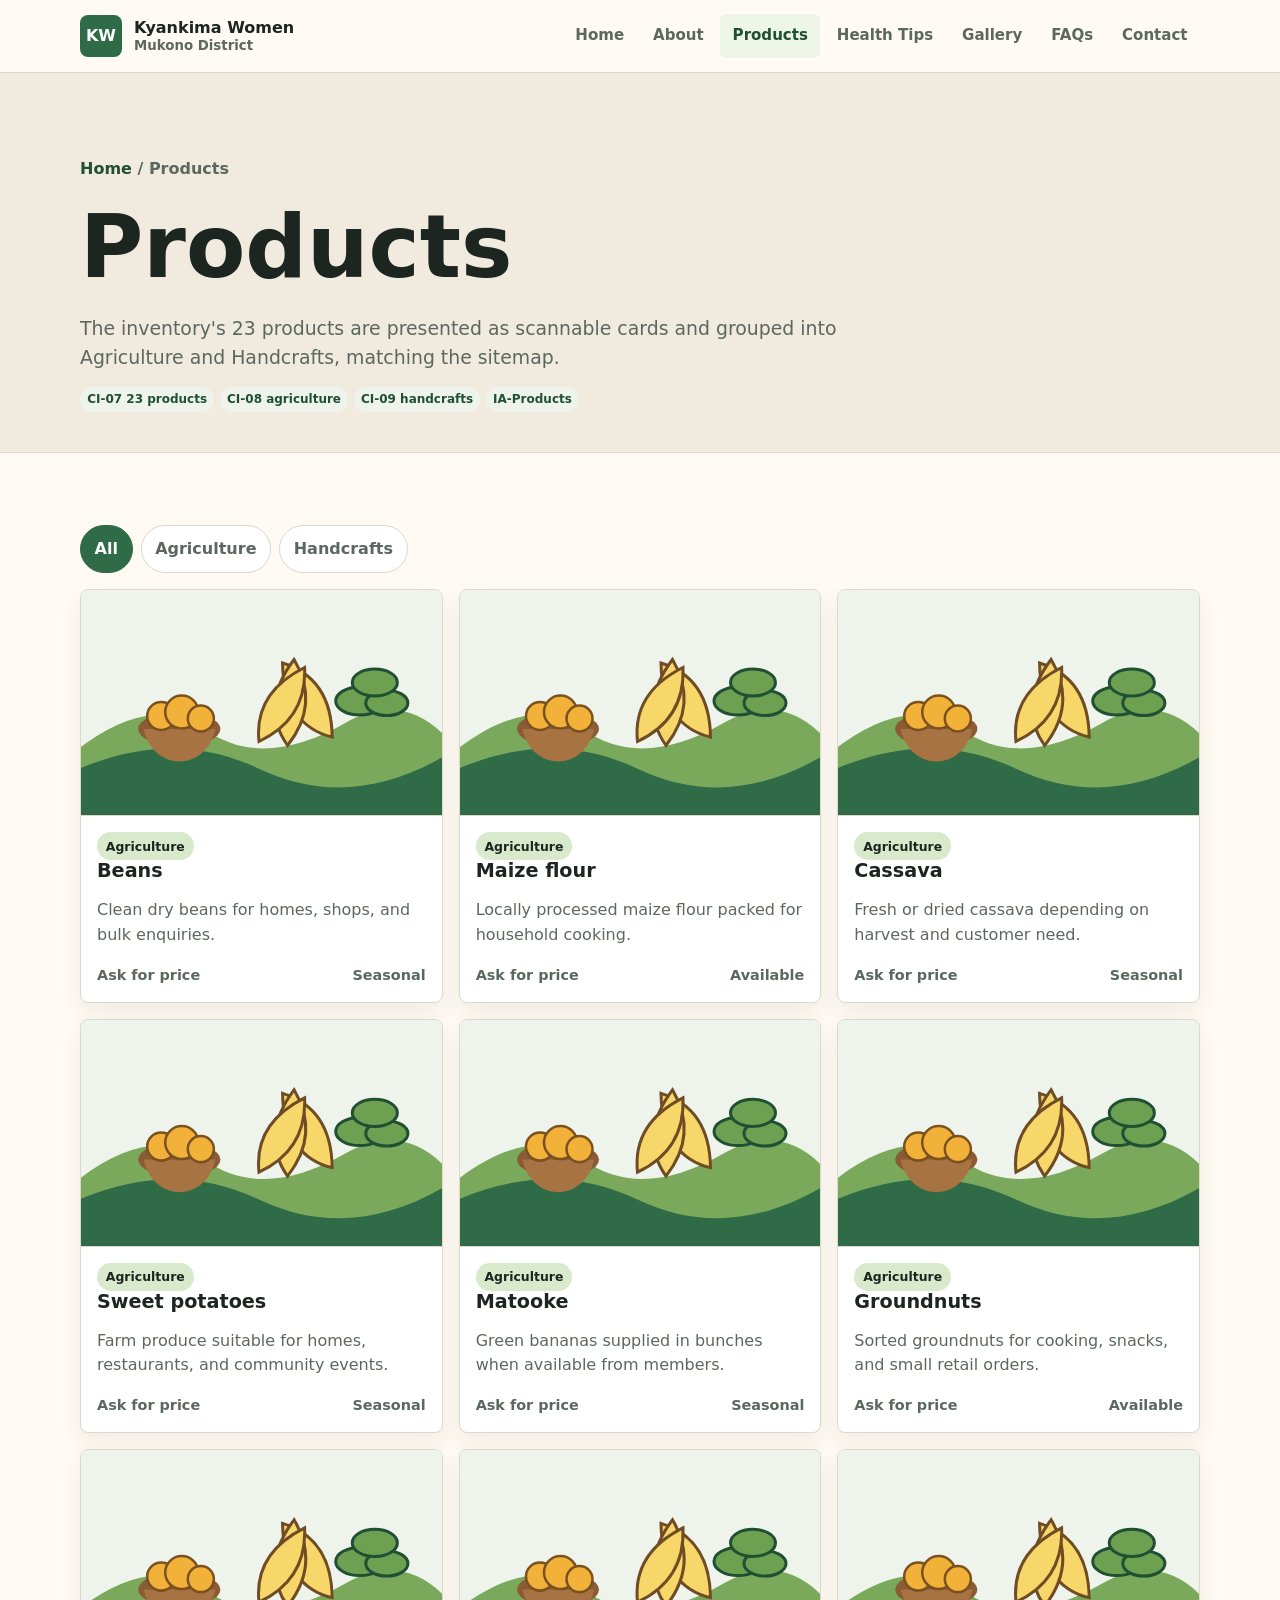
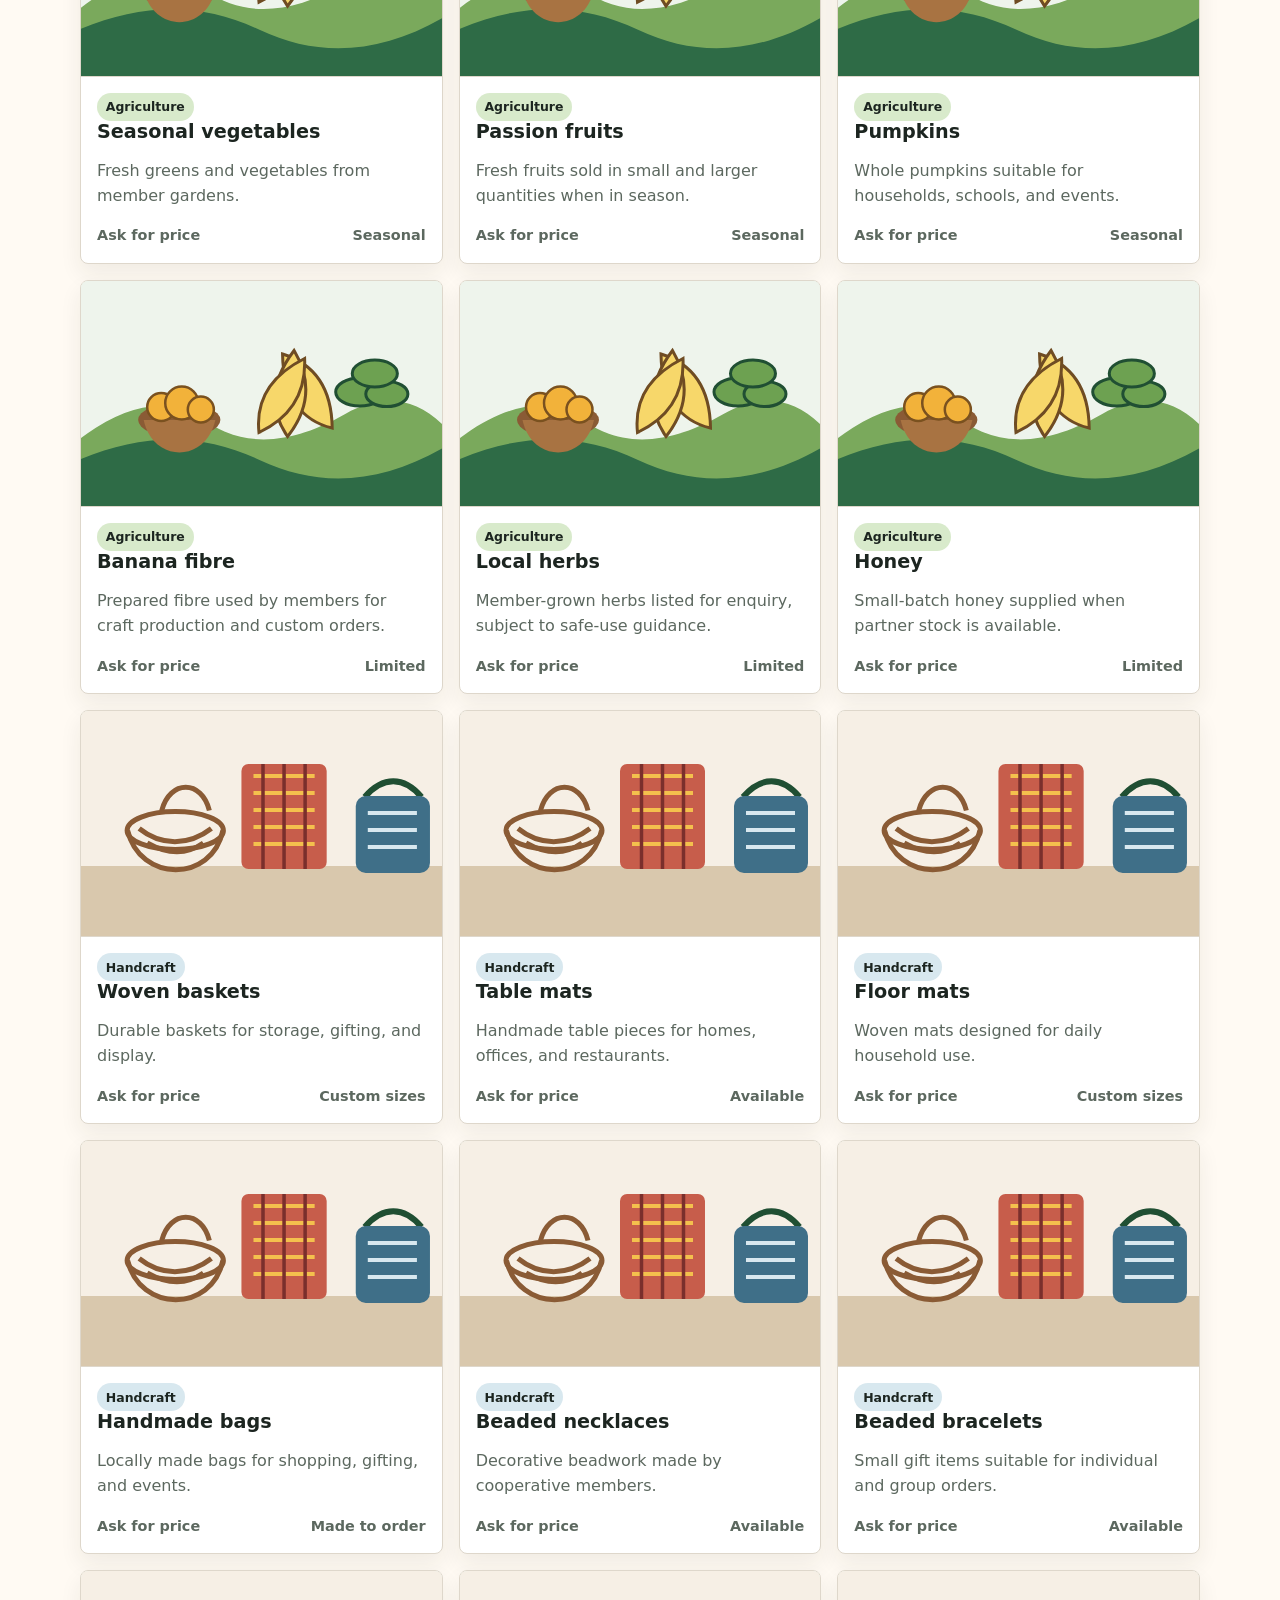
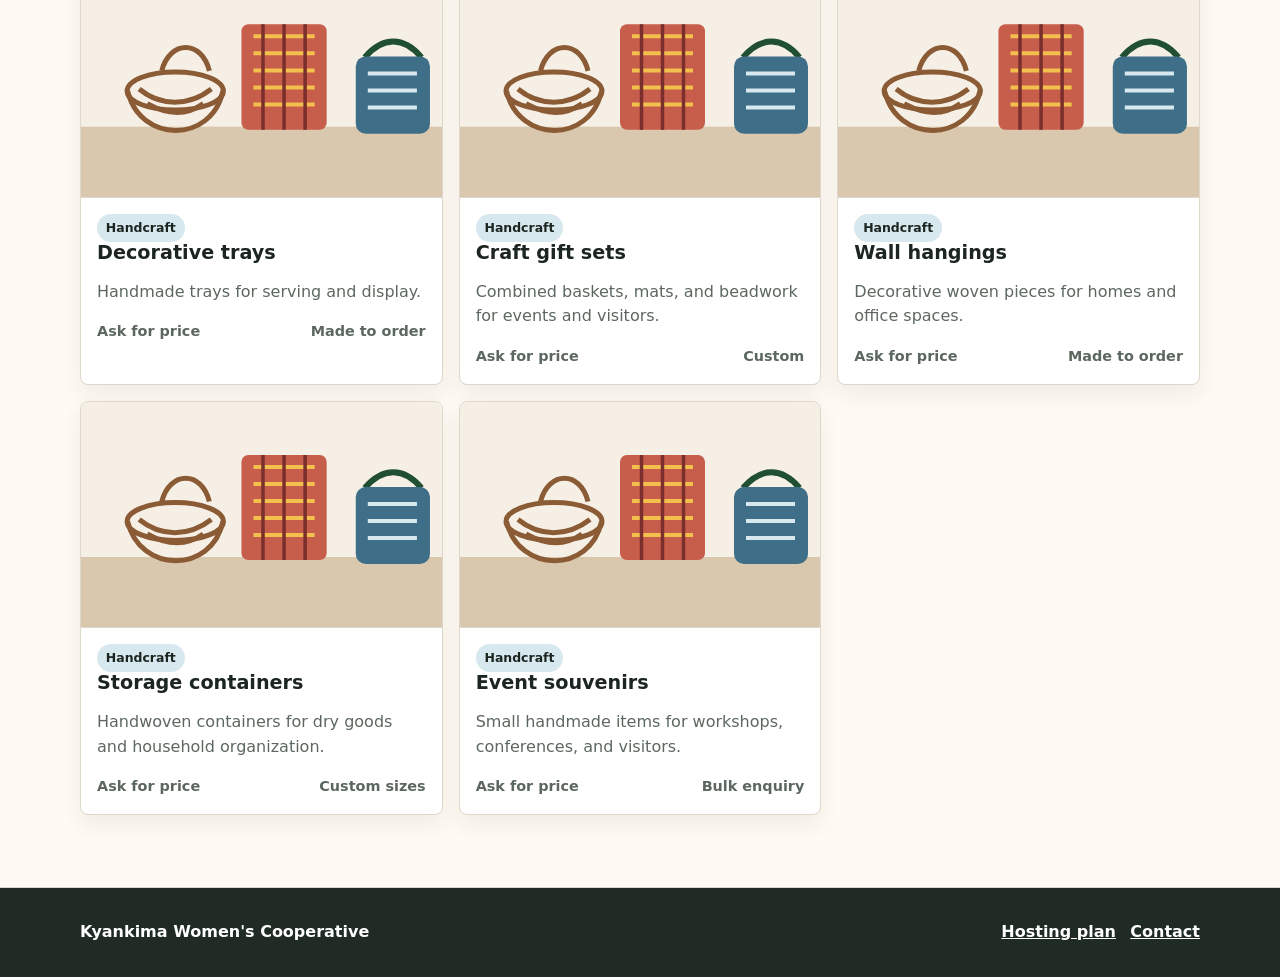
<file: products.html>
<!doctype html>
<html lang="en">
  <head>
    <meta charset="utf-8">
    <meta name="viewport" content="width=device-width, initial-scale=1">
    <title>Products | Kyankima Women's Cooperative</title>
    <meta name="description" content="Agriculture and handcraft products from Kyankima Women's Cooperative.">
    <link rel="stylesheet" href="assets/styles.css">
  </head>
  <body>
    <a class="skip-link" href="#main">Skip to content</a>
    <header class="site-header">
      <div class="nav-wrap">
        <a class="brand" href="index.html"><span class="brand-mark">KW</span><span class="brand-text">Kyankima Women <small>Mukono District</small></span></a>
        <button class="nav-toggle" type="button" aria-label="Open navigation" aria-expanded="false" data-nav-toggle>☰</button>
        <nav class="nav-links" aria-label="Main navigation" data-nav-links>
          <a href="index.html">Home</a>
          <a href="about.html">About</a>
          <a href="products.html" aria-current="page">Products</a>
          <a href="health-tips.html">Health Tips</a>
          <a href="gallery.html">Gallery</a>
          <a href="faqs.html">FAQs</a>
          <a href="contact.html">Contact</a>
        </nav>
      </div>
    </header>
    <main id="main">
      <section class="page-hero" data-inventory="CI-07,CI-08,CI-09,CI-10,CI-12,CI-13" data-ia="IA-Products">
        <div class="section-inner">
          <p class="breadcrumbs"><a href="index.html">Home</a> / Products</p>
          <h1>Products</h1>
          <p class="lead">The inventory's 23 products are presented as scannable cards and grouped into Agriculture and Handcrafts, matching the sitemap.</p>
          <div class="trace"><span class="trace-pill">CI-07 23 products</span><span class="trace-pill">CI-08 agriculture</span><span class="trace-pill">CI-09 handcrafts</span><span class="trace-pill">IA-Products</span></div>
        </div>
      </section>
      <section class="section">
        <div class="section-inner">
          <div class="tabs" role="tablist" aria-label="Product filters">
            <button class="tab-button" type="button" data-filter="all" aria-selected="true">All</button>
            <button class="tab-button" type="button" data-filter="agriculture" aria-selected="false">Agriculture</button>
            <button class="tab-button" type="button" data-filter="handcraft" aria-selected="false">Handcrafts</button>
          </div>
          <div class="grid three">
            <article class="card" data-product-category="agriculture"><div class="image-frame"><img src="assets/agriculture.svg" alt="Fresh beans product placeholder"></div><div class="card-body"><span class="badge green">Agriculture</span><h3>Beans</h3><p>Clean dry beans for homes, shops, and bulk enquiries.</p><div class="product-meta"><span>Ask for price</span><span>Seasonal</span></div></div></article>
            <article class="card" data-product-category="agriculture"><div class="image-frame"><img src="assets/agriculture.svg" alt="Maize flour product placeholder"></div><div class="card-body"><span class="badge green">Agriculture</span><h3>Maize flour</h3><p>Locally processed maize flour packed for household cooking.</p><div class="product-meta"><span>Ask for price</span><span>Available</span></div></div></article>
            <article class="card" data-product-category="agriculture"><div class="image-frame"><img src="assets/agriculture.svg" alt="Cassava product placeholder"></div><div class="card-body"><span class="badge green">Agriculture</span><h3>Cassava</h3><p>Fresh or dried cassava depending on harvest and customer need.</p><div class="product-meta"><span>Ask for price</span><span>Seasonal</span></div></div></article>
            <article class="card" data-product-category="agriculture"><div class="image-frame"><img src="assets/agriculture.svg" alt="Sweet potatoes product placeholder"></div><div class="card-body"><span class="badge green">Agriculture</span><h3>Sweet potatoes</h3><p>Farm produce suitable for homes, restaurants, and community events.</p><div class="product-meta"><span>Ask for price</span><span>Seasonal</span></div></div></article>
            <article class="card" data-product-category="agriculture"><div class="image-frame"><img src="assets/agriculture.svg" alt="Matooke product placeholder"></div><div class="card-body"><span class="badge green">Agriculture</span><h3>Matooke</h3><p>Green bananas supplied in bunches when available from members.</p><div class="product-meta"><span>Ask for price</span><span>Seasonal</span></div></div></article>
            <article class="card" data-product-category="agriculture"><div class="image-frame"><img src="assets/agriculture.svg" alt="Groundnuts product placeholder"></div><div class="card-body"><span class="badge green">Agriculture</span><h3>Groundnuts</h3><p>Sorted groundnuts for cooking, snacks, and small retail orders.</p><div class="product-meta"><span>Ask for price</span><span>Available</span></div></div></article>
            <article class="card" data-product-category="agriculture"><div class="image-frame"><img src="assets/agriculture.svg" alt="Seasonal vegetables product placeholder"></div><div class="card-body"><span class="badge green">Agriculture</span><h3>Seasonal vegetables</h3><p>Fresh greens and vegetables from member gardens.</p><div class="product-meta"><span>Ask for price</span><span>Seasonal</span></div></div></article>
            <article class="card" data-product-category="agriculture"><div class="image-frame"><img src="assets/agriculture.svg" alt="Passion fruits product placeholder"></div><div class="card-body"><span class="badge green">Agriculture</span><h3>Passion fruits</h3><p>Fresh fruits sold in small and larger quantities when in season.</p><div class="product-meta"><span>Ask for price</span><span>Seasonal</span></div></div></article>
            <article class="card" data-product-category="agriculture"><div class="image-frame"><img src="assets/agriculture.svg" alt="Pumpkins product placeholder"></div><div class="card-body"><span class="badge green">Agriculture</span><h3>Pumpkins</h3><p>Whole pumpkins suitable for households, schools, and events.</p><div class="product-meta"><span>Ask for price</span><span>Seasonal</span></div></div></article>
            <article class="card" data-product-category="agriculture"><div class="image-frame"><img src="assets/agriculture.svg" alt="Banana fibre product placeholder"></div><div class="card-body"><span class="badge green">Agriculture</span><h3>Banana fibre</h3><p>Prepared fibre used by members for craft production and custom orders.</p><div class="product-meta"><span>Ask for price</span><span>Limited</span></div></div></article>
            <article class="card" data-product-category="agriculture"><div class="image-frame"><img src="assets/agriculture.svg" alt="Local herbs product placeholder"></div><div class="card-body"><span class="badge green">Agriculture</span><h3>Local herbs</h3><p>Member-grown herbs listed for enquiry, subject to safe-use guidance.</p><div class="product-meta"><span>Ask for price</span><span>Limited</span></div></div></article>
            <article class="card" data-product-category="agriculture"><div class="image-frame"><img src="assets/agriculture.svg" alt="Honey product placeholder"></div><div class="card-body"><span class="badge green">Agriculture</span><h3>Honey</h3><p>Small-batch honey supplied when partner stock is available.</p><div class="product-meta"><span>Ask for price</span><span>Limited</span></div></div></article>

            <article class="card" data-product-category="handcraft"><div class="image-frame"><img src="assets/handcraft.svg" alt="Woven basket product placeholder"></div><div class="card-body"><span class="badge blue">Handcraft</span><h3>Woven baskets</h3><p>Durable baskets for storage, gifting, and display.</p><div class="product-meta"><span>Ask for price</span><span>Custom sizes</span></div></div></article>
            <article class="card" data-product-category="handcraft"><div class="image-frame"><img src="assets/handcraft.svg" alt="Table mats product placeholder"></div><div class="card-body"><span class="badge blue">Handcraft</span><h3>Table mats</h3><p>Handmade table pieces for homes, offices, and restaurants.</p><div class="product-meta"><span>Ask for price</span><span>Available</span></div></div></article>
            <article class="card" data-product-category="handcraft"><div class="image-frame"><img src="assets/handcraft.svg" alt="Floor mats product placeholder"></div><div class="card-body"><span class="badge blue">Handcraft</span><h3>Floor mats</h3><p>Woven mats designed for daily household use.</p><div class="product-meta"><span>Ask for price</span><span>Custom sizes</span></div></div></article>
            <article class="card" data-product-category="handcraft"><div class="image-frame"><img src="assets/handcraft.svg" alt="Handmade bags product placeholder"></div><div class="card-body"><span class="badge blue">Handcraft</span><h3>Handmade bags</h3><p>Locally made bags for shopping, gifting, and events.</p><div class="product-meta"><span>Ask for price</span><span>Made to order</span></div></div></article>
            <article class="card" data-product-category="handcraft"><div class="image-frame"><img src="assets/handcraft.svg" alt="Beaded necklaces product placeholder"></div><div class="card-body"><span class="badge blue">Handcraft</span><h3>Beaded necklaces</h3><p>Decorative beadwork made by cooperative members.</p><div class="product-meta"><span>Ask for price</span><span>Available</span></div></div></article>
            <article class="card" data-product-category="handcraft"><div class="image-frame"><img src="assets/handcraft.svg" alt="Beaded bracelets product placeholder"></div><div class="card-body"><span class="badge blue">Handcraft</span><h3>Beaded bracelets</h3><p>Small gift items suitable for individual and group orders.</p><div class="product-meta"><span>Ask for price</span><span>Available</span></div></div></article>
            <article class="card" data-product-category="handcraft"><div class="image-frame"><img src="assets/handcraft.svg" alt="Decorative trays product placeholder"></div><div class="card-body"><span class="badge blue">Handcraft</span><h3>Decorative trays</h3><p>Handmade trays for serving and display.</p><div class="product-meta"><span>Ask for price</span><span>Made to order</span></div></div></article>
            <article class="card" data-product-category="handcraft"><div class="image-frame"><img src="assets/handcraft.svg" alt="Craft gift sets product placeholder"></div><div class="card-body"><span class="badge blue">Handcraft</span><h3>Craft gift sets</h3><p>Combined baskets, mats, and beadwork for events and visitors.</p><div class="product-meta"><span>Ask for price</span><span>Custom</span></div></div></article>
            <article class="card" data-product-category="handcraft"><div class="image-frame"><img src="assets/handcraft.svg" alt="Wall hangings product placeholder"></div><div class="card-body"><span class="badge blue">Handcraft</span><h3>Wall hangings</h3><p>Decorative woven pieces for homes and office spaces.</p><div class="product-meta"><span>Ask for price</span><span>Made to order</span></div></div></article>
            <article class="card" data-product-category="handcraft"><div class="image-frame"><img src="assets/handcraft.svg" alt="Storage containers product placeholder"></div><div class="card-body"><span class="badge blue">Handcraft</span><h3>Storage containers</h3><p>Handwoven containers for dry goods and household organization.</p><div class="product-meta"><span>Ask for price</span><span>Custom sizes</span></div></div></article>
            <article class="card" data-product-category="handcraft"><div class="image-frame"><img src="assets/handcraft.svg" alt="Event souvenirs product placeholder"></div><div class="card-body"><span class="badge blue">Handcraft</span><h3>Event souvenirs</h3><p>Small handmade items for workshops, conferences, and visitors.</p><div class="product-meta"><span>Ask for price</span><span>Bulk enquiry</span></div></div></article>
          </div>
        </div>
      </section>
    </main>
    <footer class="site-footer"><div class="footer-inner"><strong>Kyankima Women's Cooperative</strong><div class="footer-links"><a href="hosting.html">Hosting plan</a><a href="contact.html">Contact</a></div></div></footer>
    <script src="assets/app.js"></script>
  </body>
</html>
</file>
<file: assets/styles.css>
:root {
  --ink: #1c2520;
  --muted: #5c685f;
  --paper: #fffaf3;
  --surface: #ffffff;
  --field: #f5f0e8;
  --line: #ded7cb;
  --green: #2e6b46;
  --green-dark: #204f33;
  --leaf: #7aa95c;
  --gold: #d69232;
  --coral: #c75d4b;
  --blue: #3f6f88;
  --shadow: 0 16px 36px rgba(42, 36, 26, 0.12);
  font-family: Inter, ui-sans-serif, system-ui, -apple-system, BlinkMacSystemFont, "Segoe UI", sans-serif;
}

* {
  box-sizing: border-box;
}

html {
  scroll-behavior: smooth;
}

body {
  margin: 0;
  color: var(--ink);
  background: var(--paper);
  line-height: 1.55;
}

img {
  display: block;
  max-width: 100%;
}

a {
  color: inherit;
}

.skip-link {
  position: absolute;
  left: 1rem;
  top: -4rem;
  z-index: 20;
  padding: 0.75rem 1rem;
  background: var(--ink);
  color: white;
  border-radius: 6px;
}

.skip-link:focus {
  top: 1rem;
}

.site-header {
  position: sticky;
  top: 0;
  z-index: 10;
  background: rgba(255, 250, 243, 0.96);
  border-bottom: 1px solid var(--line);
  backdrop-filter: blur(12px);
}

.nav-wrap {
  width: min(1120px, calc(100% - 32px));
  margin: 0 auto;
  display: flex;
  align-items: center;
  justify-content: space-between;
  gap: 1rem;
  min-height: 72px;
}

.brand {
  display: inline-flex;
  align-items: center;
  gap: 0.75rem;
  text-decoration: none;
  font-weight: 800;
}

.brand-mark {
  width: 42px;
  height: 42px;
  display: grid;
  place-items: center;
  border-radius: 8px;
  background: var(--green);
  color: white;
  font-weight: 900;
}

.brand-text {
  display: grid;
  line-height: 1.15;
}

.brand-text small {
  color: var(--muted);
  font-weight: 600;
}

.nav-toggle {
  display: none;
  border: 1px solid var(--line);
  background: var(--surface);
  color: var(--ink);
  border-radius: 6px;
  min-width: 44px;
  min-height: 44px;
  font: inherit;
  cursor: pointer;
}

.nav-links {
  display: flex;
  align-items: center;
  gap: 0.25rem;
}

.nav-links a {
  padding: 0.65rem 0.78rem;
  border-radius: 6px;
  text-decoration: none;
  color: var(--muted);
  font-weight: 700;
  font-size: 0.94rem;
}

.nav-links a:hover,
.nav-links a:focus,
.nav-links a[aria-current="page"] {
  color: var(--green-dark);
  background: #edf4e8;
}

.hero {
  min-height: calc(100vh - 72px);
  display: grid;
  align-items: center;
  padding: 4.5rem 0 2rem;
}

.hero-inner,
.section-inner {
  width: min(1120px, calc(100% - 32px));
  margin: 0 auto;
}

.hero-grid {
  display: grid;
  grid-template-columns: minmax(0, 1.02fr) minmax(320px, 0.98fr);
  gap: 3rem;
  align-items: center;
}

.eyebrow {
  margin: 0 0 0.85rem;
  color: var(--green-dark);
  font-weight: 800;
}

h1,
h2,
h3 {
  line-height: 1.14;
  margin: 0;
}

h1 {
  font-size: clamp(2.35rem, 8vw, 5.4rem);
  max-width: 10ch;
}

h2 {
  font-size: clamp(1.75rem, 4vw, 3.1rem);
}

h3 {
  font-size: 1.2rem;
}

.lead {
  max-width: 64ch;
  font-size: clamp(1rem, 2vw, 1.18rem);
  color: var(--muted);
  margin: 1.1rem 0 0;
}

.hero-actions,
.button-row {
  display: flex;
  flex-wrap: wrap;
  gap: 0.8rem;
  margin-top: 1.6rem;
}

.button,
button.button {
  display: inline-flex;
  align-items: center;
  justify-content: center;
  gap: 0.5rem;
  min-height: 44px;
  padding: 0.78rem 1rem;
  border: 1px solid transparent;
  border-radius: 6px;
  background: var(--green);
  color: white;
  text-decoration: none;
  font-weight: 800;
  font: inherit;
  cursor: pointer;
}

.button.secondary {
  background: var(--surface);
  color: var(--green-dark);
  border-color: var(--line);
}

.button.ghost {
  background: transparent;
  color: var(--green-dark);
  border-color: var(--green);
}

.button:hover,
.button:focus {
  transform: translateY(-1px);
  box-shadow: 0 8px 20px rgba(46, 107, 70, 0.16);
}

.hero-media {
  overflow: hidden;
  border-radius: 8px;
  border: 1px solid var(--line);
  background: #e8efe3;
  box-shadow: var(--shadow);
}

.hero-media img {
  width: 100%;
  aspect-ratio: 4 / 3;
  object-fit: cover;
}

.below-hero-hint {
  margin-top: 2rem;
  border-top: 1px solid var(--line);
  padding-top: 1rem;
  color: var(--muted);
  font-weight: 700;
}

.section {
  padding: 4.5rem 0;
}

.section.alt {
  background: #f1eadf;
}

.section-header {
  display: flex;
  align-items: end;
  justify-content: space-between;
  gap: 1.5rem;
  margin-bottom: 1.6rem;
}

.section-header p {
  margin: 0.5rem 0 0;
  max-width: 66ch;
  color: var(--muted);
}

.grid {
  display: grid;
  gap: 1rem;
}

.grid.three {
  grid-template-columns: repeat(3, minmax(0, 1fr));
}

.grid.two {
  grid-template-columns: repeat(2, minmax(0, 1fr));
}

.card {
  background: var(--surface);
  border: 1px solid var(--line);
  border-radius: 8px;
  overflow: hidden;
  box-shadow: 0 10px 22px rgba(42, 36, 26, 0.07);
}

.card-body {
  padding: 1rem;
}

.card p,
.text-block p,
.faq-answer p {
  color: var(--muted);
}

.card p:last-child,
.text-block p:last-child {
  margin-bottom: 0;
}

.image-frame {
  background: #e9efe2;
  border-bottom: 1px solid var(--line);
}

.image-frame img {
  width: 100%;
  aspect-ratio: 16 / 10;
  object-fit: cover;
}

.stat-row {
  display: grid;
  grid-template-columns: repeat(3, minmax(0, 1fr));
  gap: 1rem;
  margin-top: 2rem;
}

.stat {
  padding: 1rem;
  background: var(--surface);
  border: 1px solid var(--line);
  border-radius: 8px;
}

.stat strong {
  display: block;
  color: var(--green-dark);
  font-size: 1.7rem;
}

.trace {
  margin-top: 0.9rem;
  display: flex;
  flex-wrap: wrap;
  gap: 0.35rem;
}

.trace-pill {
  display: inline-flex;
  padding: 0.22rem 0.45rem;
  border-radius: 999px;
  background: #eef4ec;
  color: var(--green-dark);
  font-size: 0.75rem;
  font-weight: 800;
}

.page-hero {
  padding: 4.25rem 0 2.5rem;
  background: #f1eadf;
  border-bottom: 1px solid var(--line);
}

.page-hero h1 {
  max-width: 13ch;
}

.breadcrumbs {
  margin-bottom: 1rem;
  color: var(--muted);
  font-weight: 700;
}

.breadcrumbs a {
  color: var(--green-dark);
  text-decoration: none;
}

.split {
  display: grid;
  grid-template-columns: minmax(0, 0.95fr) minmax(320px, 1.05fr);
  gap: 2rem;
  align-items: start;
}

.panel {
  padding: 1rem;
  background: var(--surface);
  border: 1px solid var(--line);
  border-radius: 8px;
}

.list {
  margin: 0;
  padding-left: 1.1rem;
  color: var(--muted);
}

.list li + li {
  margin-top: 0.45rem;
}

.tabs {
  display: flex;
  flex-wrap: wrap;
  gap: 0.5rem;
  margin-bottom: 1rem;
}

.tab-button {
  border: 1px solid var(--line);
  border-radius: 999px;
  padding: 0.65rem 0.85rem;
  background: var(--surface);
  color: var(--muted);
  font: inherit;
  font-weight: 800;
  cursor: pointer;
}

.tab-button[aria-selected="true"] {
  background: var(--green);
  color: white;
  border-color: var(--green);
}

.product-meta {
  display: flex;
  justify-content: space-between;
  gap: 0.7rem;
  margin-top: 0.85rem;
  color: var(--muted);
  font-size: 0.9rem;
  font-weight: 700;
}

.badge {
  display: inline-flex;
  align-items: center;
  min-height: 28px;
  padding: 0.2rem 0.55rem;
  border-radius: 999px;
  color: var(--ink);
  background: #f5d9a7;
  font-size: 0.78rem;
  font-weight: 900;
}

.badge.green {
  background: #d8eacb;
}

.badge.blue {
  background: #d8e8ef;
}

.faq-list {
  display: grid;
  gap: 0.75rem;
}

.faq-item {
  background: var(--surface);
  border: 1px solid var(--line);
  border-radius: 8px;
  overflow: hidden;
}

.faq-question {
  width: 100%;
  display: flex;
  justify-content: space-between;
  align-items: center;
  gap: 1rem;
  padding: 1rem;
  border: 0;
  background: transparent;
  color: var(--ink);
  text-align: left;
  font: inherit;
  font-weight: 850;
  cursor: pointer;
}

.faq-answer {
  display: none;
  padding: 0 1rem 1rem;
}

.faq-item.open .faq-answer {
  display: block;
}

.contact-grid {
  display: grid;
  grid-template-columns: minmax(0, 0.9fr) minmax(320px, 1.1fr);
  gap: 1rem;
}

.contact-method {
  display: flex;
  gap: 0.75rem;
  padding: 1rem;
  background: var(--surface);
  border: 1px solid var(--line);
  border-radius: 8px;
}

.contact-icon {
  flex: 0 0 42px;
  width: 42px;
  height: 42px;
  display: grid;
  place-items: center;
  border-radius: 8px;
  background: #edf4e8;
  color: var(--green-dark);
  font-weight: 900;
}

form {
  display: grid;
  gap: 0.85rem;
}

label {
  display: grid;
  gap: 0.35rem;
  color: var(--ink);
  font-weight: 800;
}

input,
select,
textarea {
  width: 100%;
  min-height: 44px;
  border: 1px solid var(--line);
  border-radius: 6px;
  padding: 0.72rem 0.8rem;
  background: var(--surface);
  color: var(--ink);
  font: inherit;
}

textarea {
  min-height: 132px;
  resize: vertical;
}

.form-note {
  min-height: 24px;
  color: var(--green-dark);
  font-weight: 800;
}

.table-wrap {
  overflow-x: auto;
  border: 1px solid var(--line);
  border-radius: 8px;
  background: var(--surface);
}

table {
  width: 100%;
  border-collapse: collapse;
  min-width: 760px;
}

th,
td {
  padding: 0.85rem;
  text-align: left;
  border-bottom: 1px solid var(--line);
  vertical-align: top;
}

th {
  background: #edf4e8;
}

tr:last-child td {
  border-bottom: 0;
}

.sitemap {
  padding: 1rem;
  background: var(--surface);
  border: 1px solid var(--line);
  border-radius: 8px;
  overflow-x: auto;
  white-space: pre;
  color: var(--ink);
}

.site-footer {
  border-top: 1px solid var(--line);
  background: #1f2b24;
  color: white;
  padding: 2rem 0;
}

.footer-inner {
  width: min(1120px, calc(100% - 32px));
  margin: 0 auto;
  display: grid;
  grid-template-columns: 1fr auto;
  gap: 1rem;
  align-items: center;
}

.footer-inner a {
  color: white;
  font-weight: 800;
}

.footer-links {
  display: flex;
  flex-wrap: wrap;
  gap: 0.9rem;
}

@media (max-width: 860px) {
  .nav-toggle {
    display: inline-grid;
    place-items: center;
  }

  .nav-links {
    position: absolute;
    inset: 72px 16px auto;
    display: none;
    flex-direction: column;
    align-items: stretch;
    padding: 0.5rem;
    background: var(--surface);
    border: 1px solid var(--line);
    border-radius: 8px;
    box-shadow: var(--shadow);
  }

  .nav-links.open {
    display: flex;
  }

  .hero {
    min-height: auto;
    padding-top: 3rem;
  }

  .hero-grid,
  .split,
  .contact-grid {
    grid-template-columns: 1fr;
  }

  h1 {
    max-width: 12ch;
  }

  .grid.three,
  .grid.two,
  .stat-row {
    grid-template-columns: 1fr;
  }

  .section-header {
    display: block;
  }

  .footer-inner {
    grid-template-columns: 1fr;
  }
}

@media (max-width: 480px) {
  .nav-wrap,
  .hero-inner,
  .section-inner,
  .footer-inner {
    width: min(100% - 24px, 1120px);
  }

  .brand-text small {
    display: none;
  }

  .button,
  button.button {
    width: 100%;
  }

  .hero-actions,
  .button-row {
    width: 100%;
  }
}
</file>
